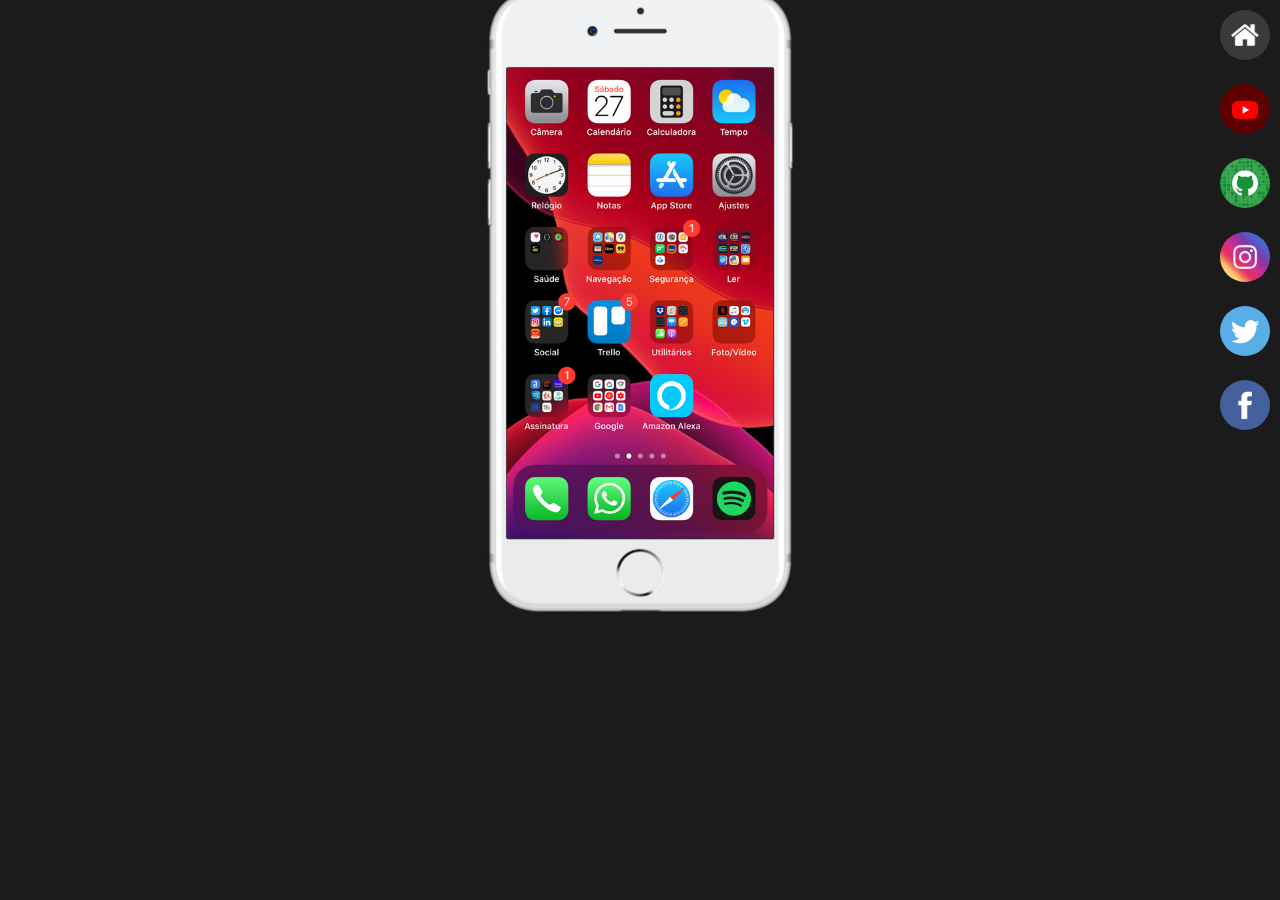
<file: index.html>
<!DOCTYPE html>
<html lang="pt-br">
<head>
    <meta charset="UTF-8">
    <meta name="viewport" content="width=device-width, initial-scale=1.0">
    <title>Projeto Redes Sociais</title>
    <link rel="shortcut icon" href="favicon.ico" type="image/x-icon">
    <link rel="stylesheet" href="style/style.css">
</head>
<body>
    <main>
        <section id="telefone">
            <iframe src="home.html" frameborder="0" name="tela" id="tela">
                O navegador não é compatível com isso...
            </iframe>               
        </section>
        <section id="redes-sociais">
            <a href="home.html" target="tela"><img src="imagens/logo-home.jpg" alt="home"></a><br>
            <a href="youtube.html" target="tela"><img src="imagens/logo-youtube.jpg" alt="YouTube"></a><br>
            <a href="github.html" target="tela"><img src="imagens/logo-github.jpg" alt="GitHub"></a><br>
            <a href="instagram.html" target="tela"><img src="imagens/logo-instagram.jpg" alt="Instagram"></a><br>
            <a href="twitter.html" target="tela"><img src="imagens/logo-twitter.jpg" alt="Twitter"></a><br>
            <a href="facebook.html" target="tela"><img src="imagens/logo-facebook.jpg" alt="Facebook"></a>
        </section>
    </main>
</body>
</html>
</file>
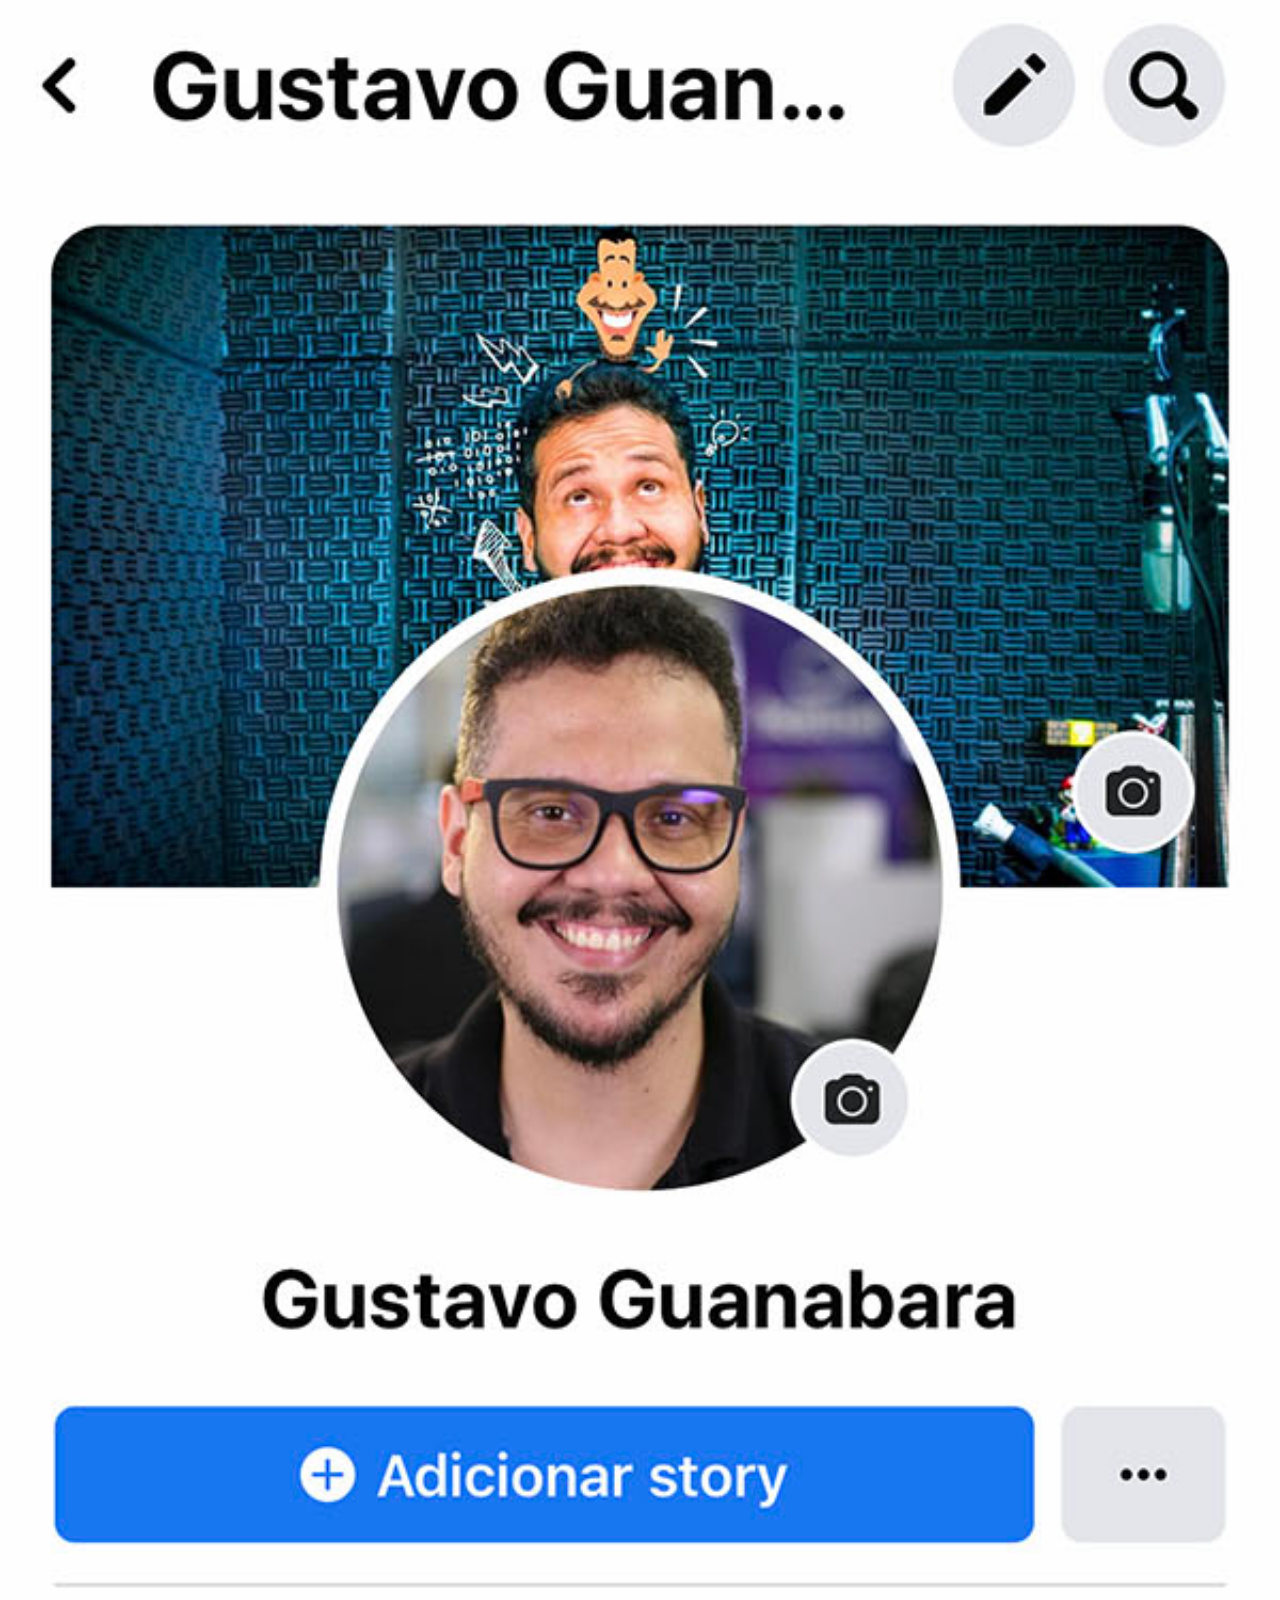
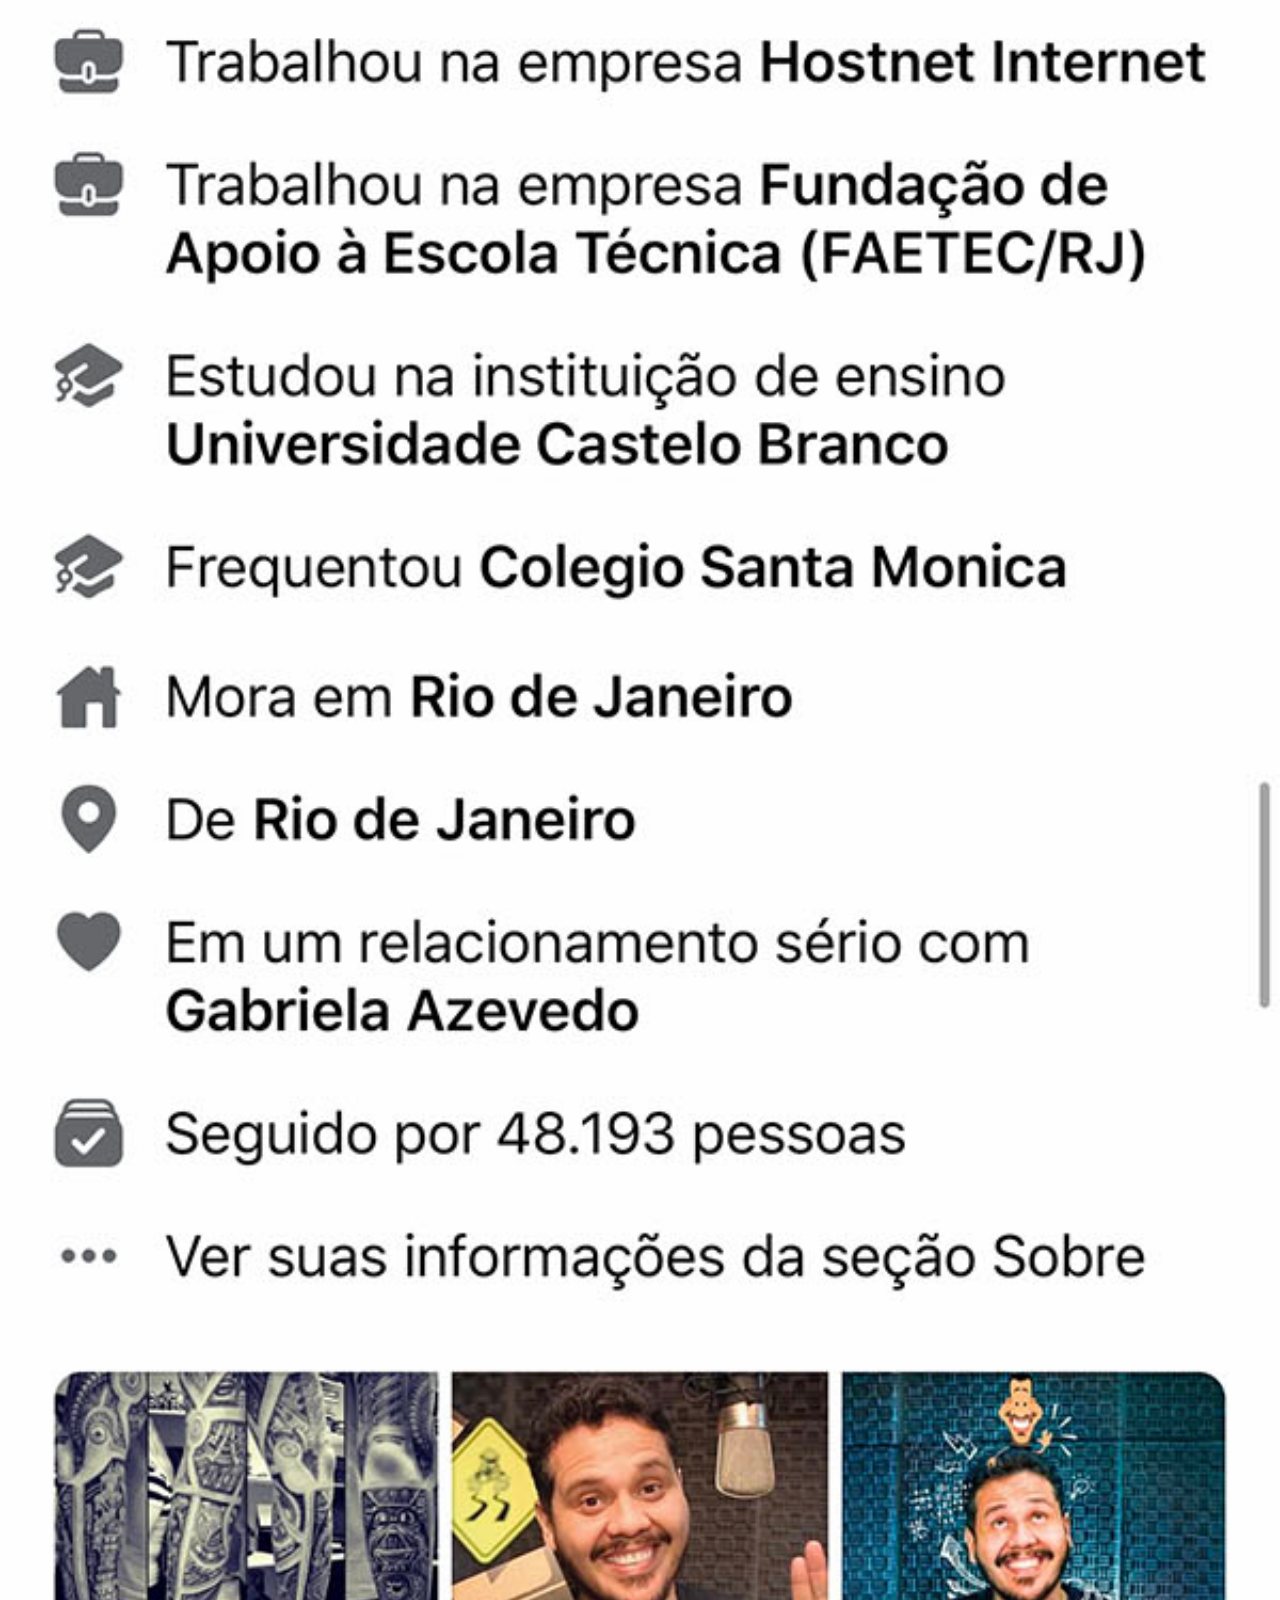
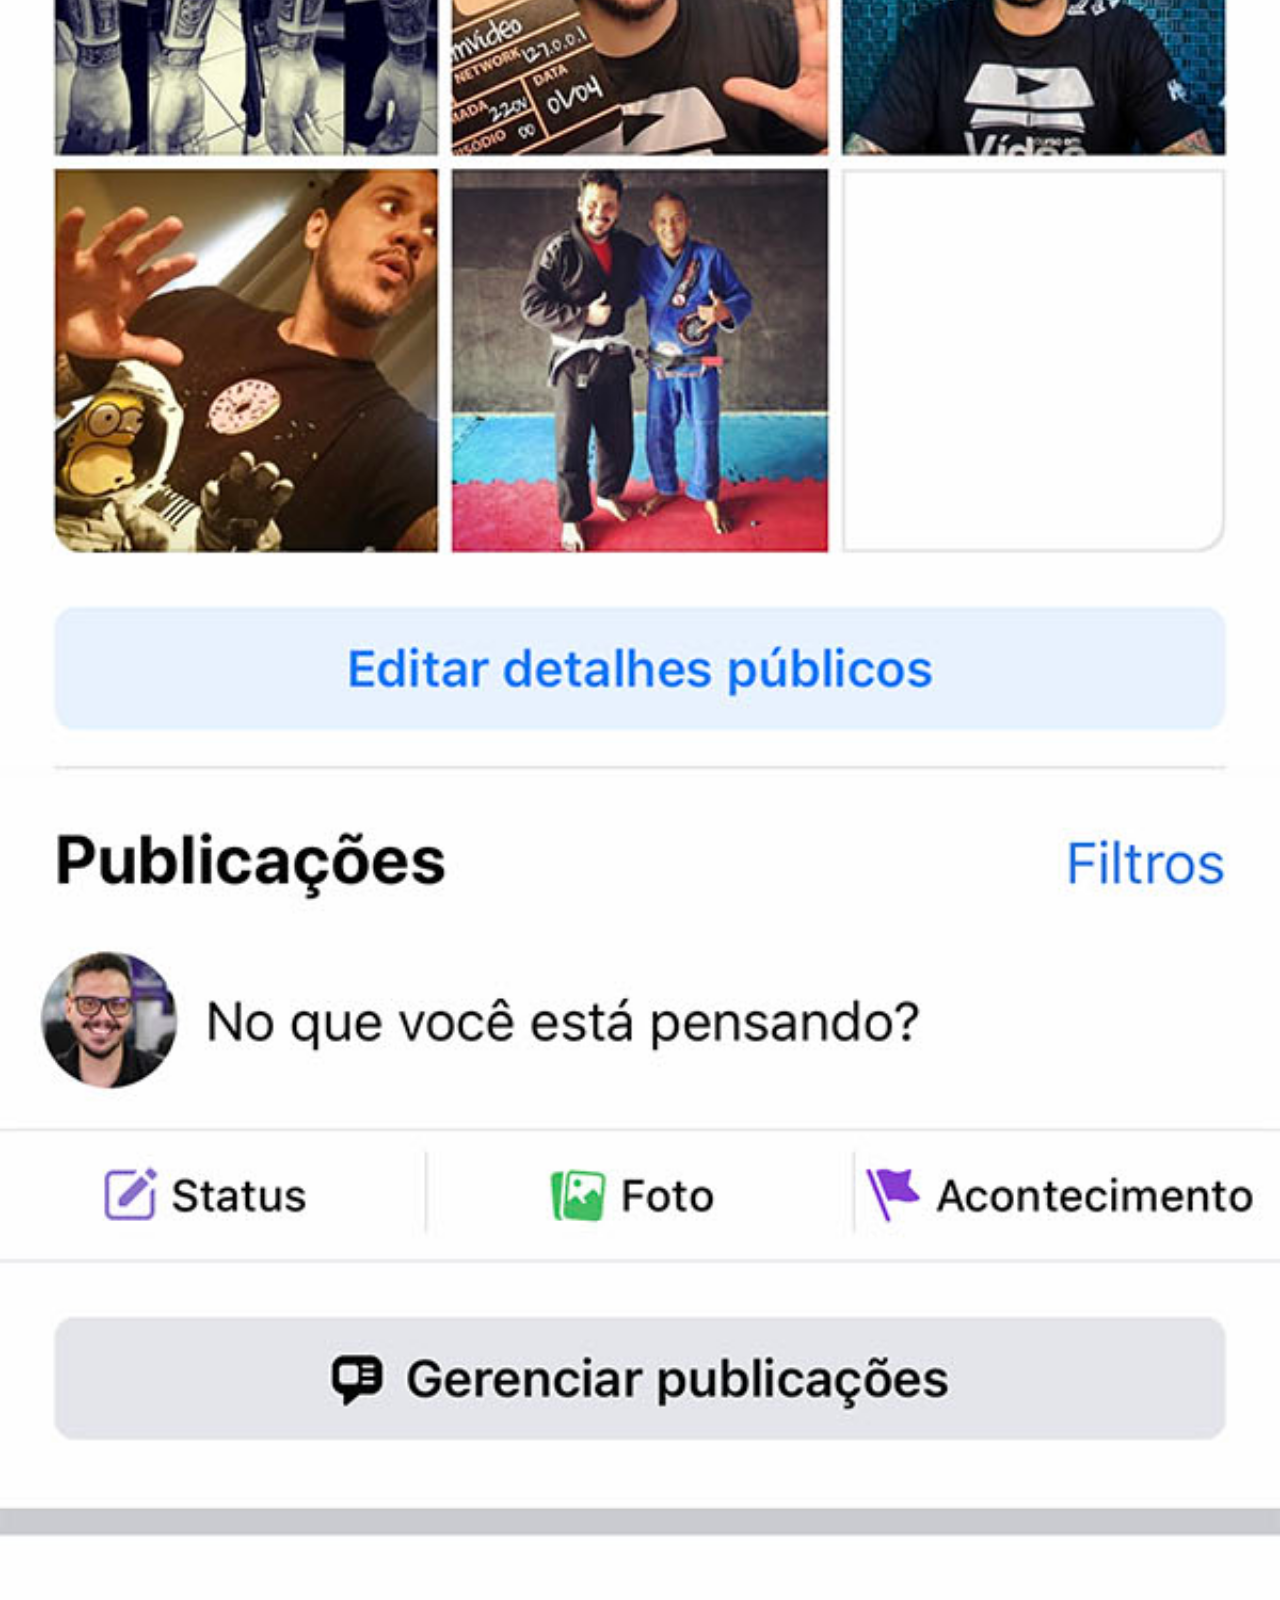
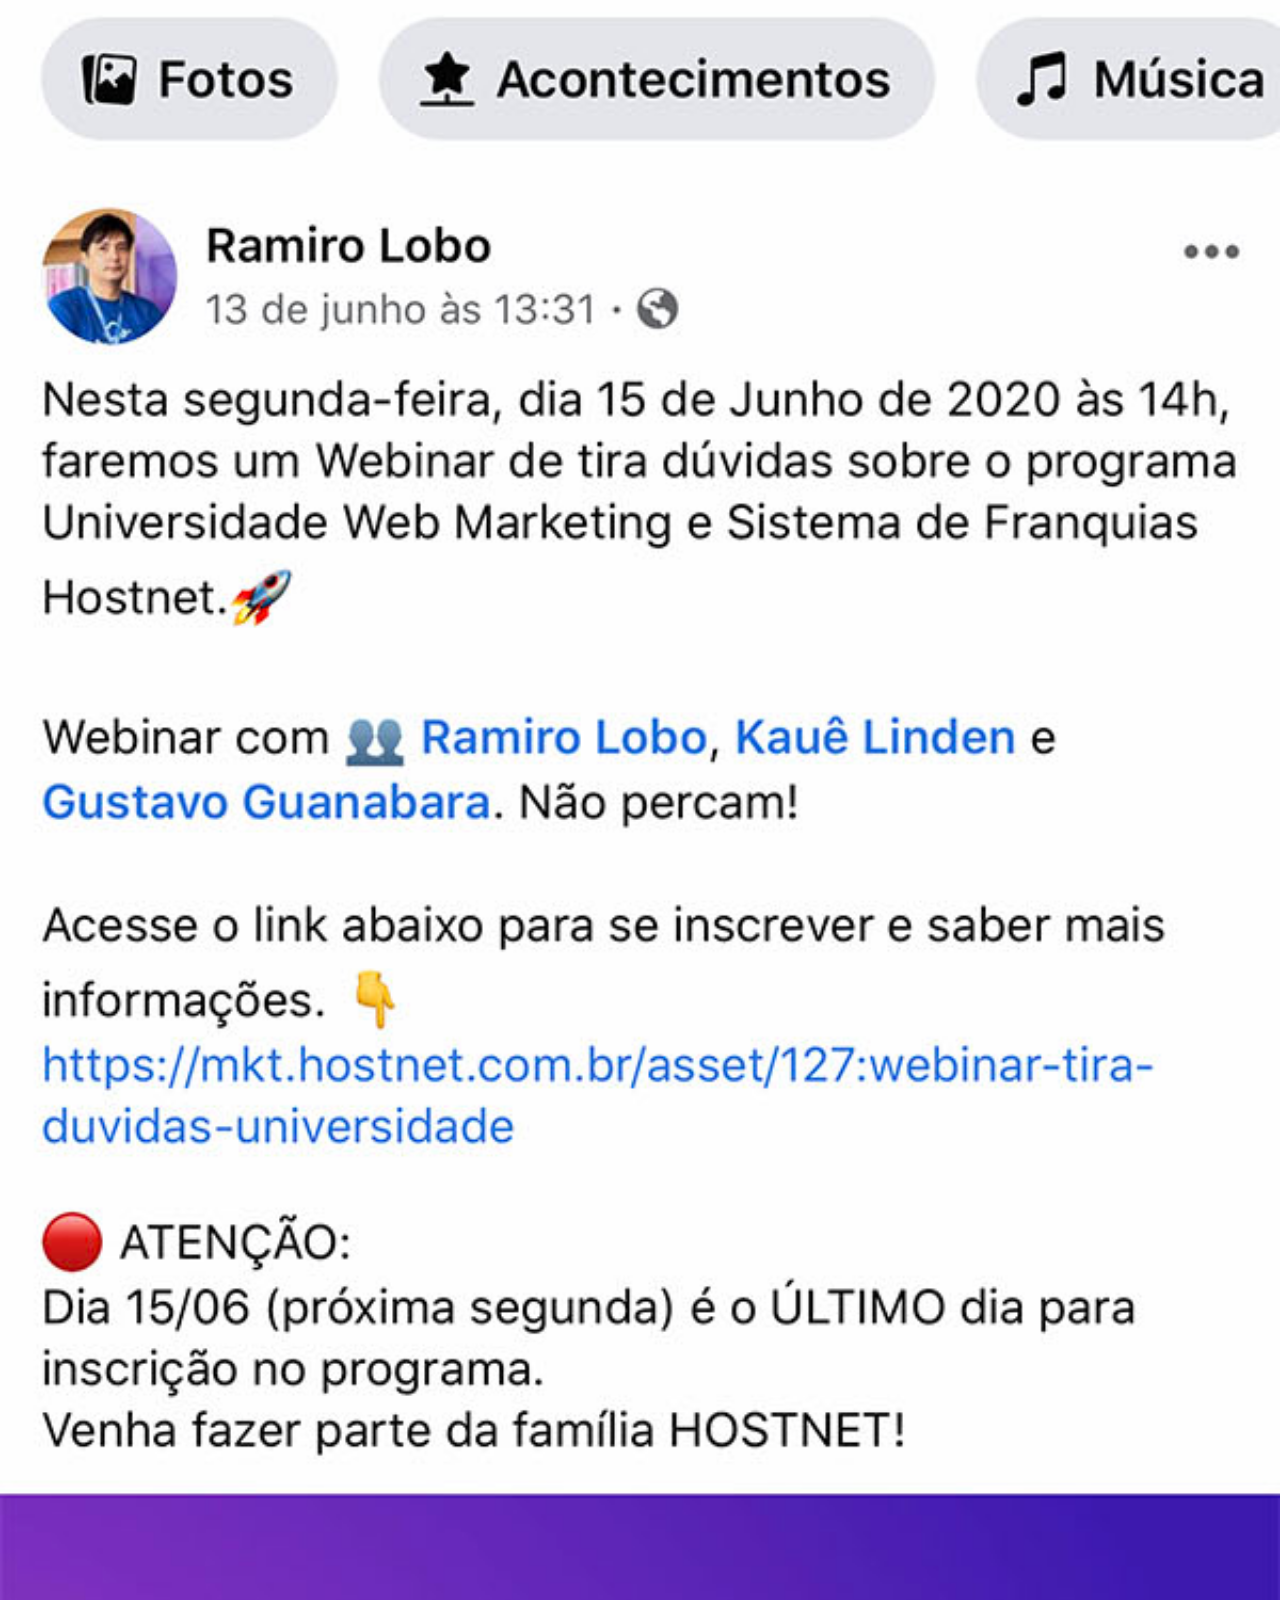
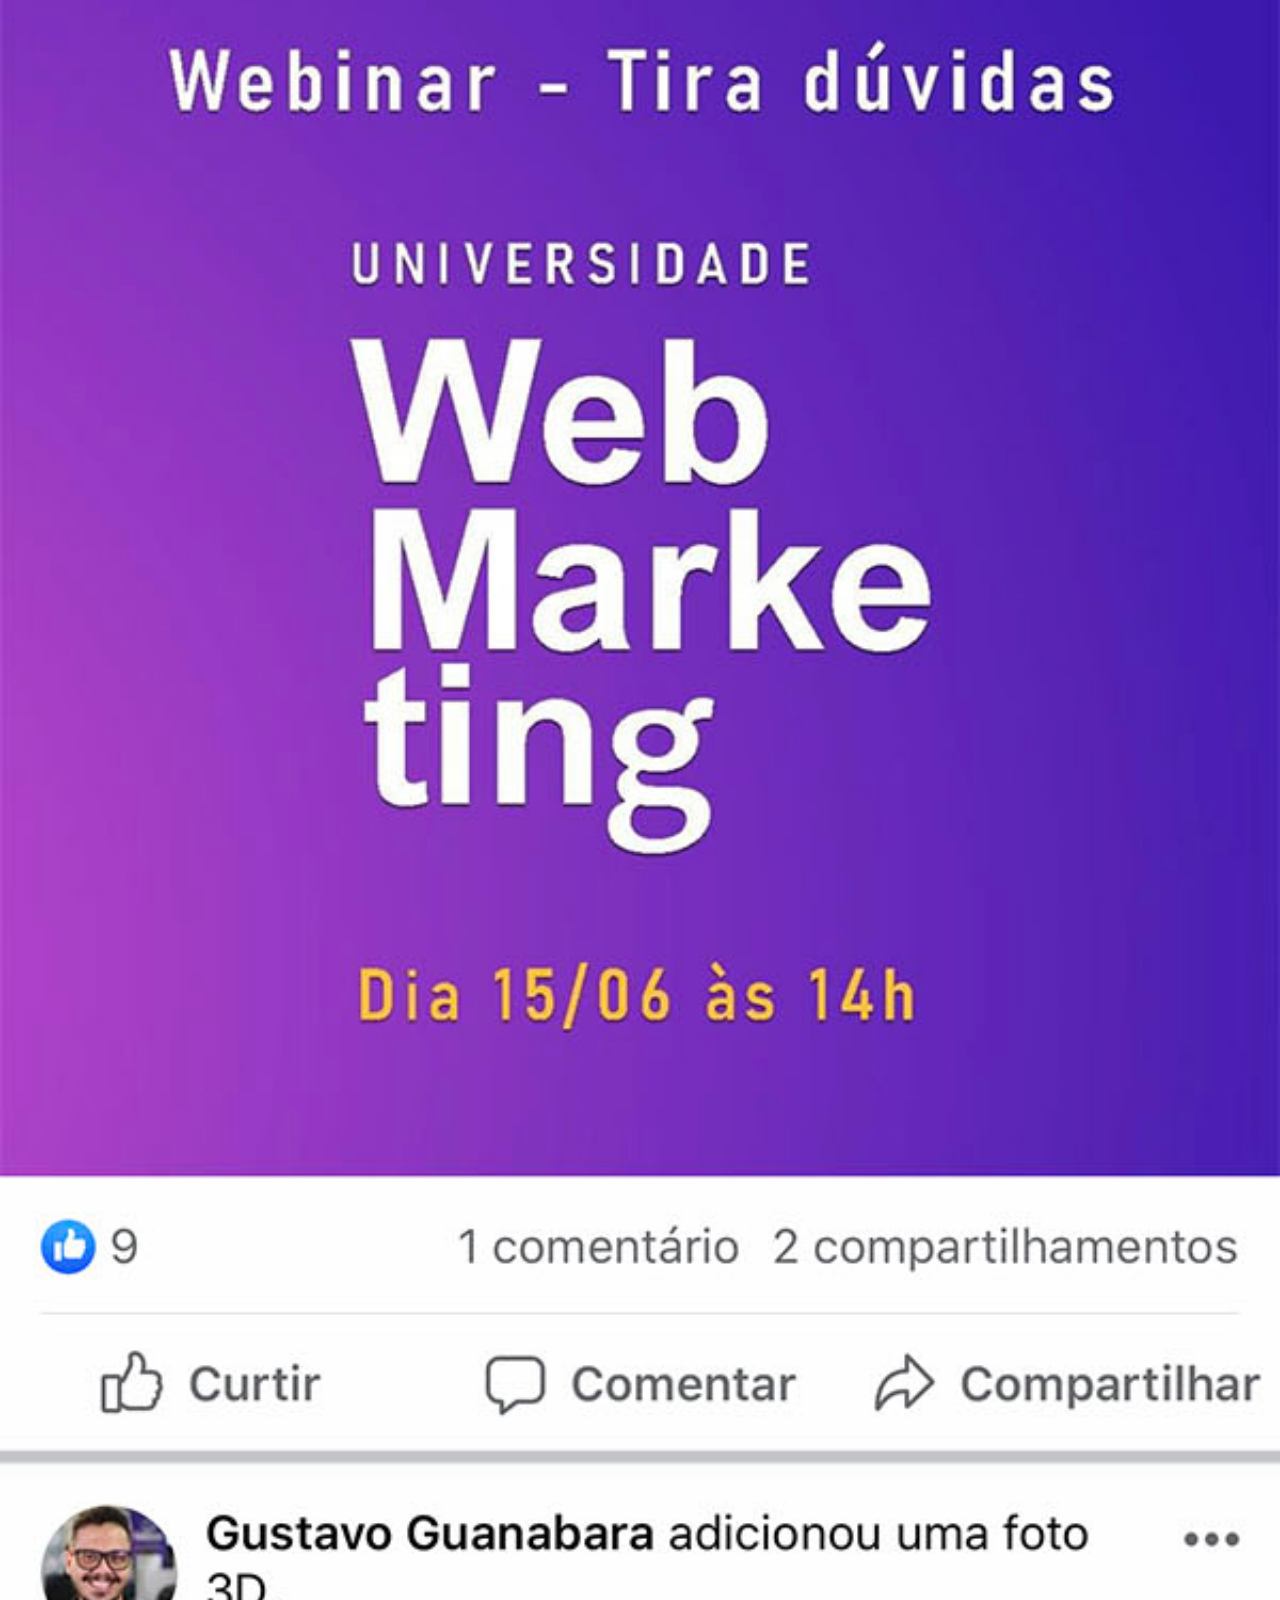
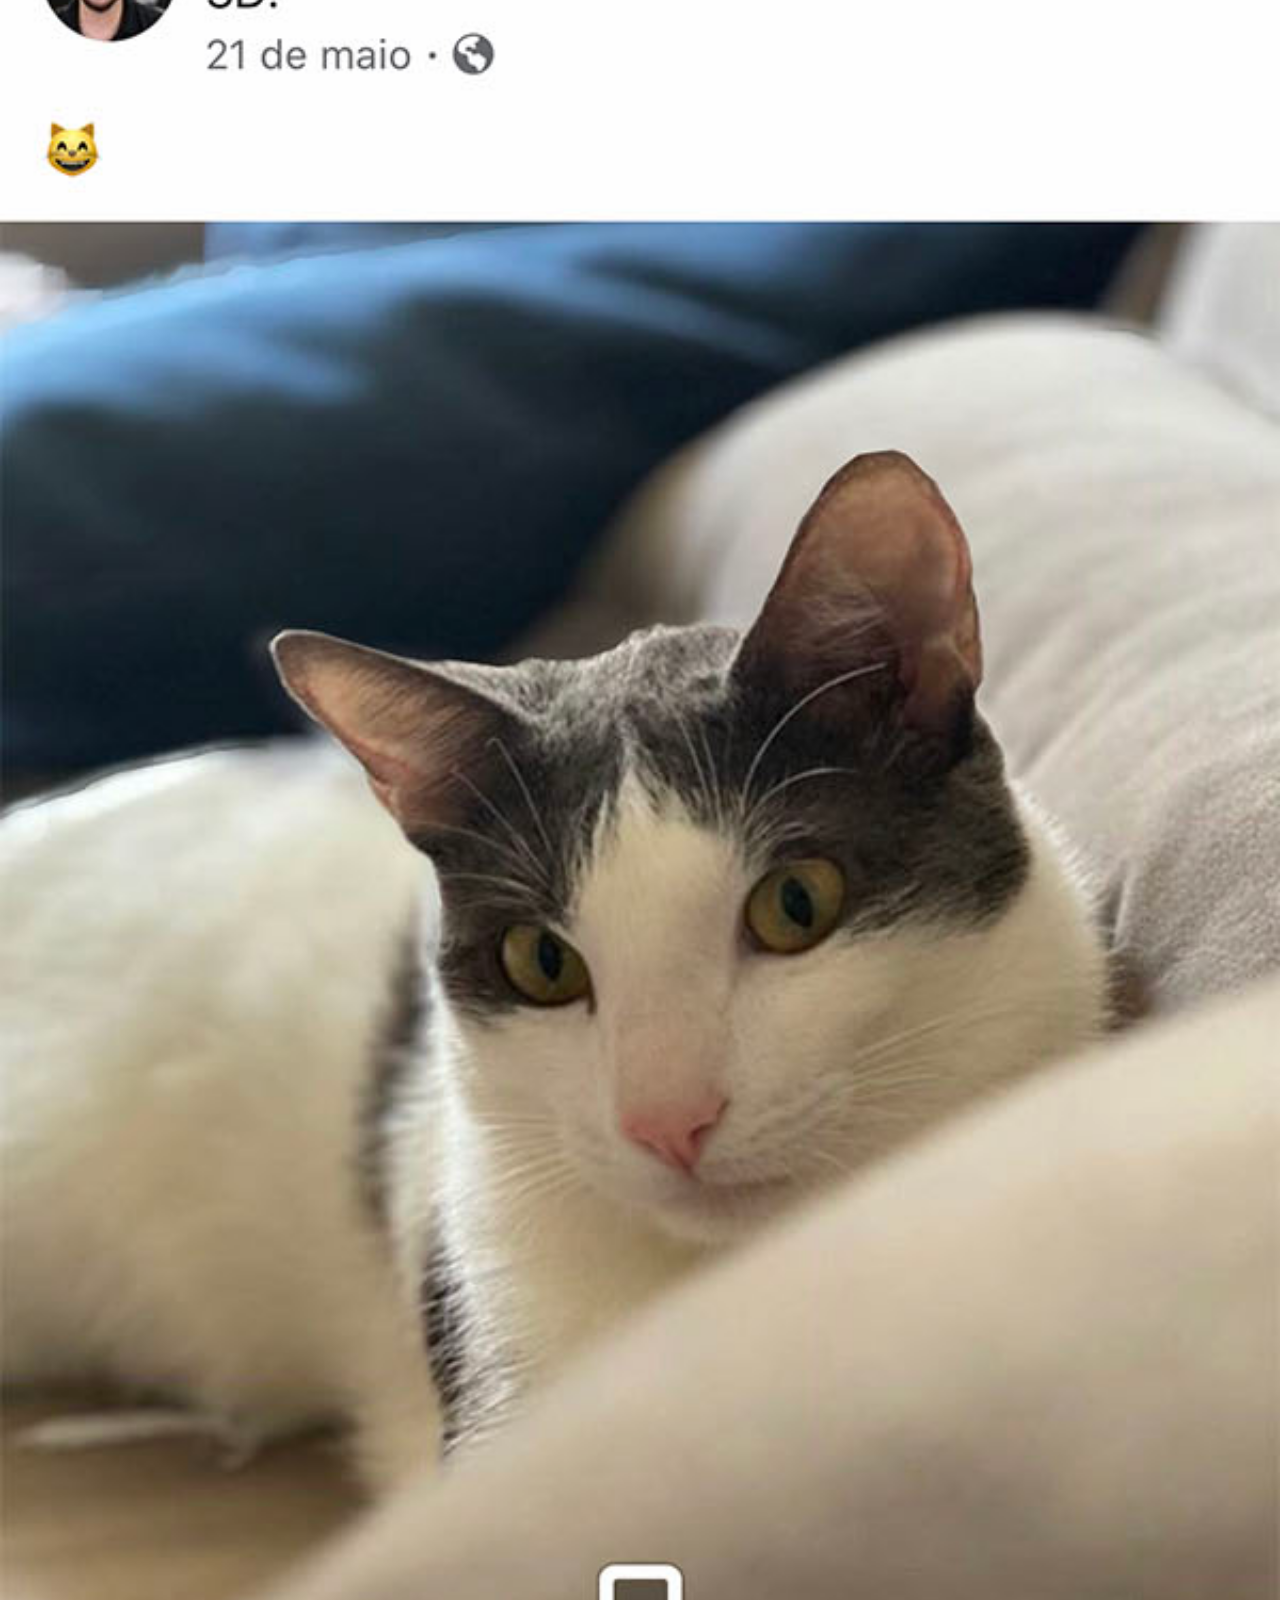
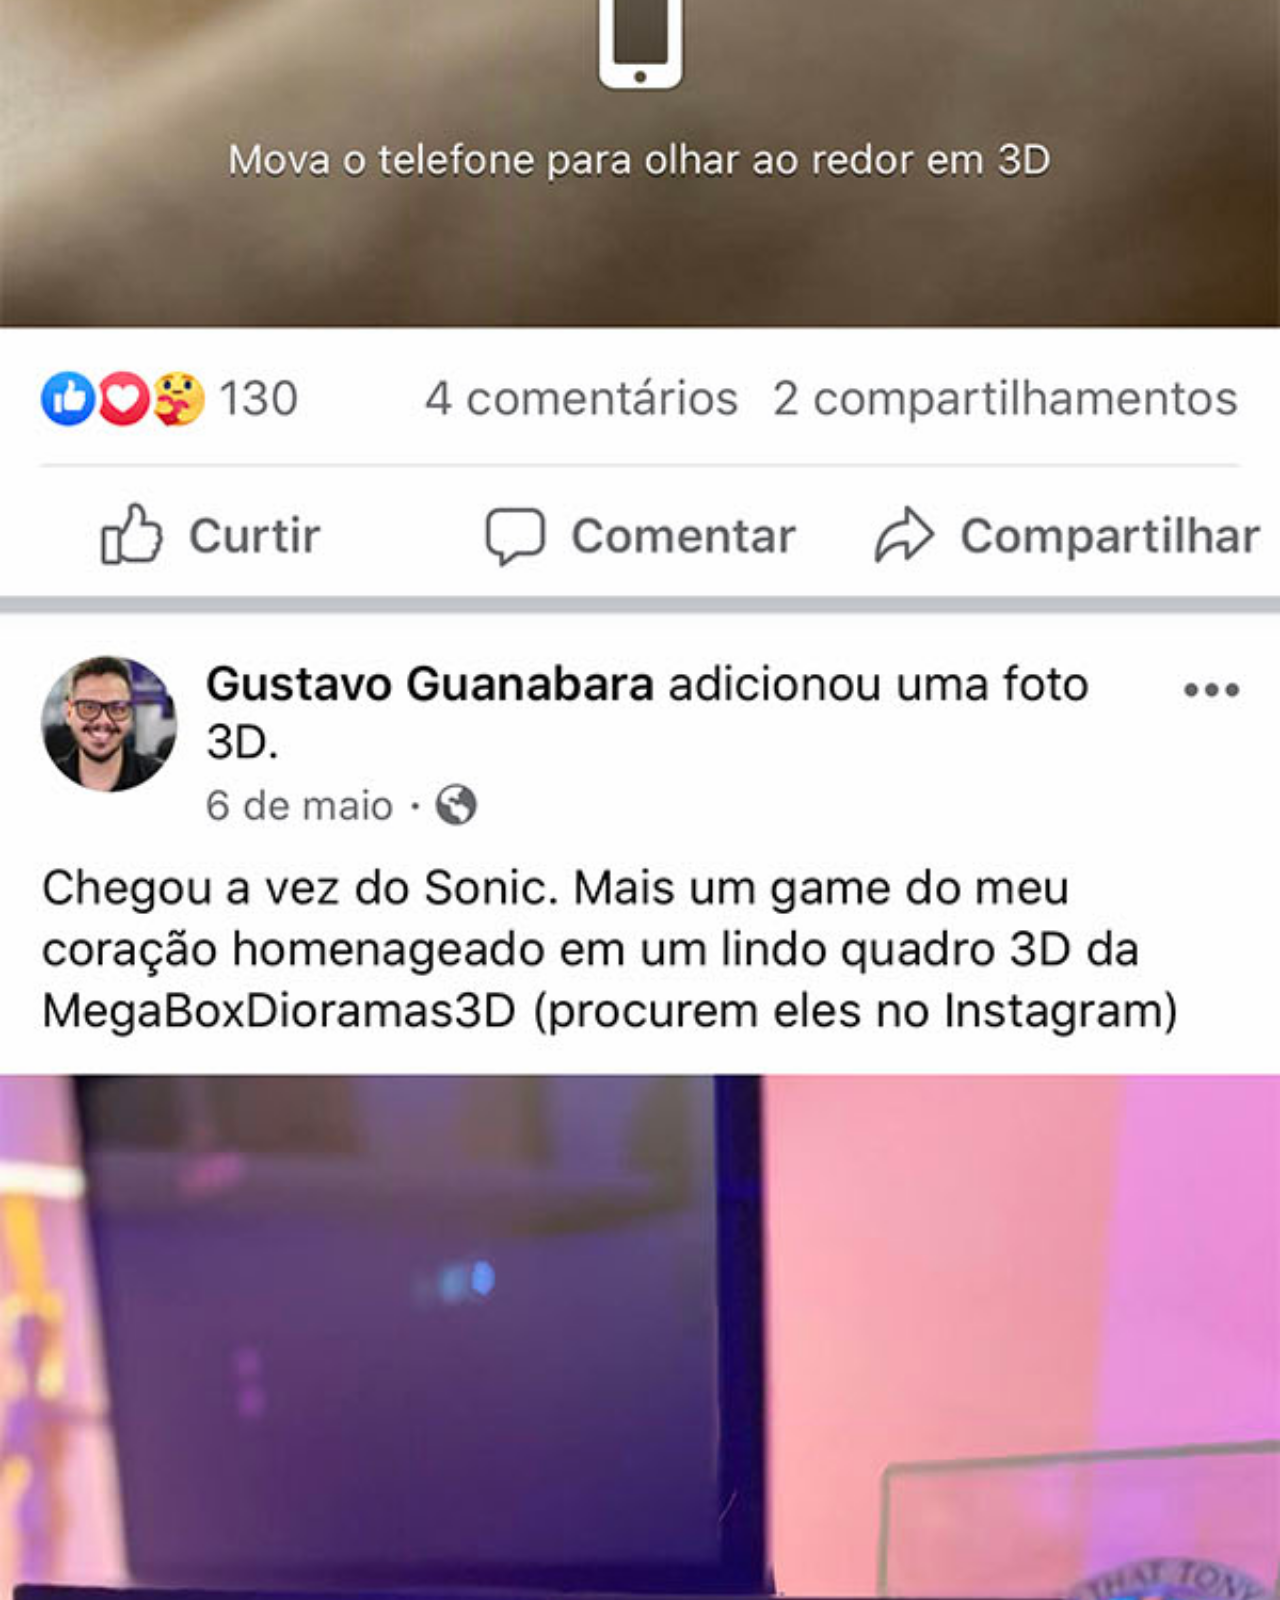
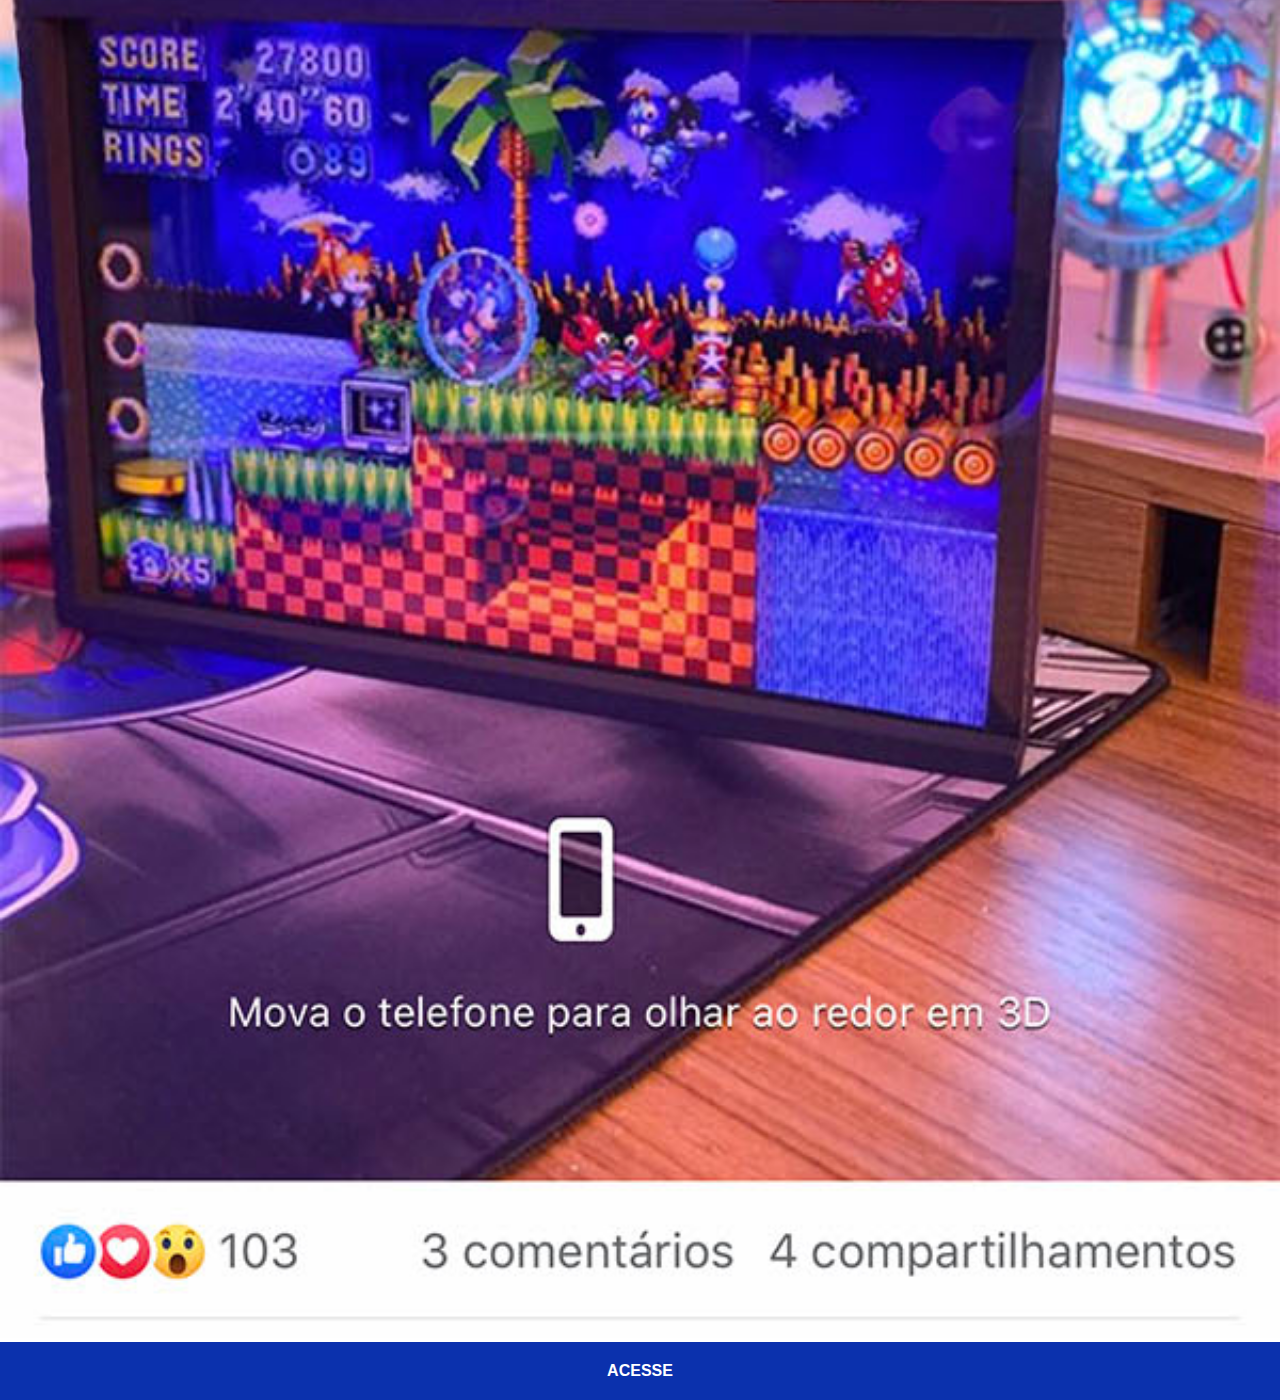
<file: facebook.html>
<!DOCTYPE html>
<html lang="pt-br">
<head>
    <meta charset="UTF-8">
    <meta name="viewport" content="width=device-width, initial-scale=1.0">
    <title>Facebook</title>
    <link rel="stylesheet" href="style/social.css">
</head>
<body>
    <img src="imagens/tela-facebook.jpg" alt="Facebook">
    <a href="https://www.facebook.com/gustavoguanabara/?locale=pt_BR" target="_blank">ACESSE</a>
</body>
</html>
</file>
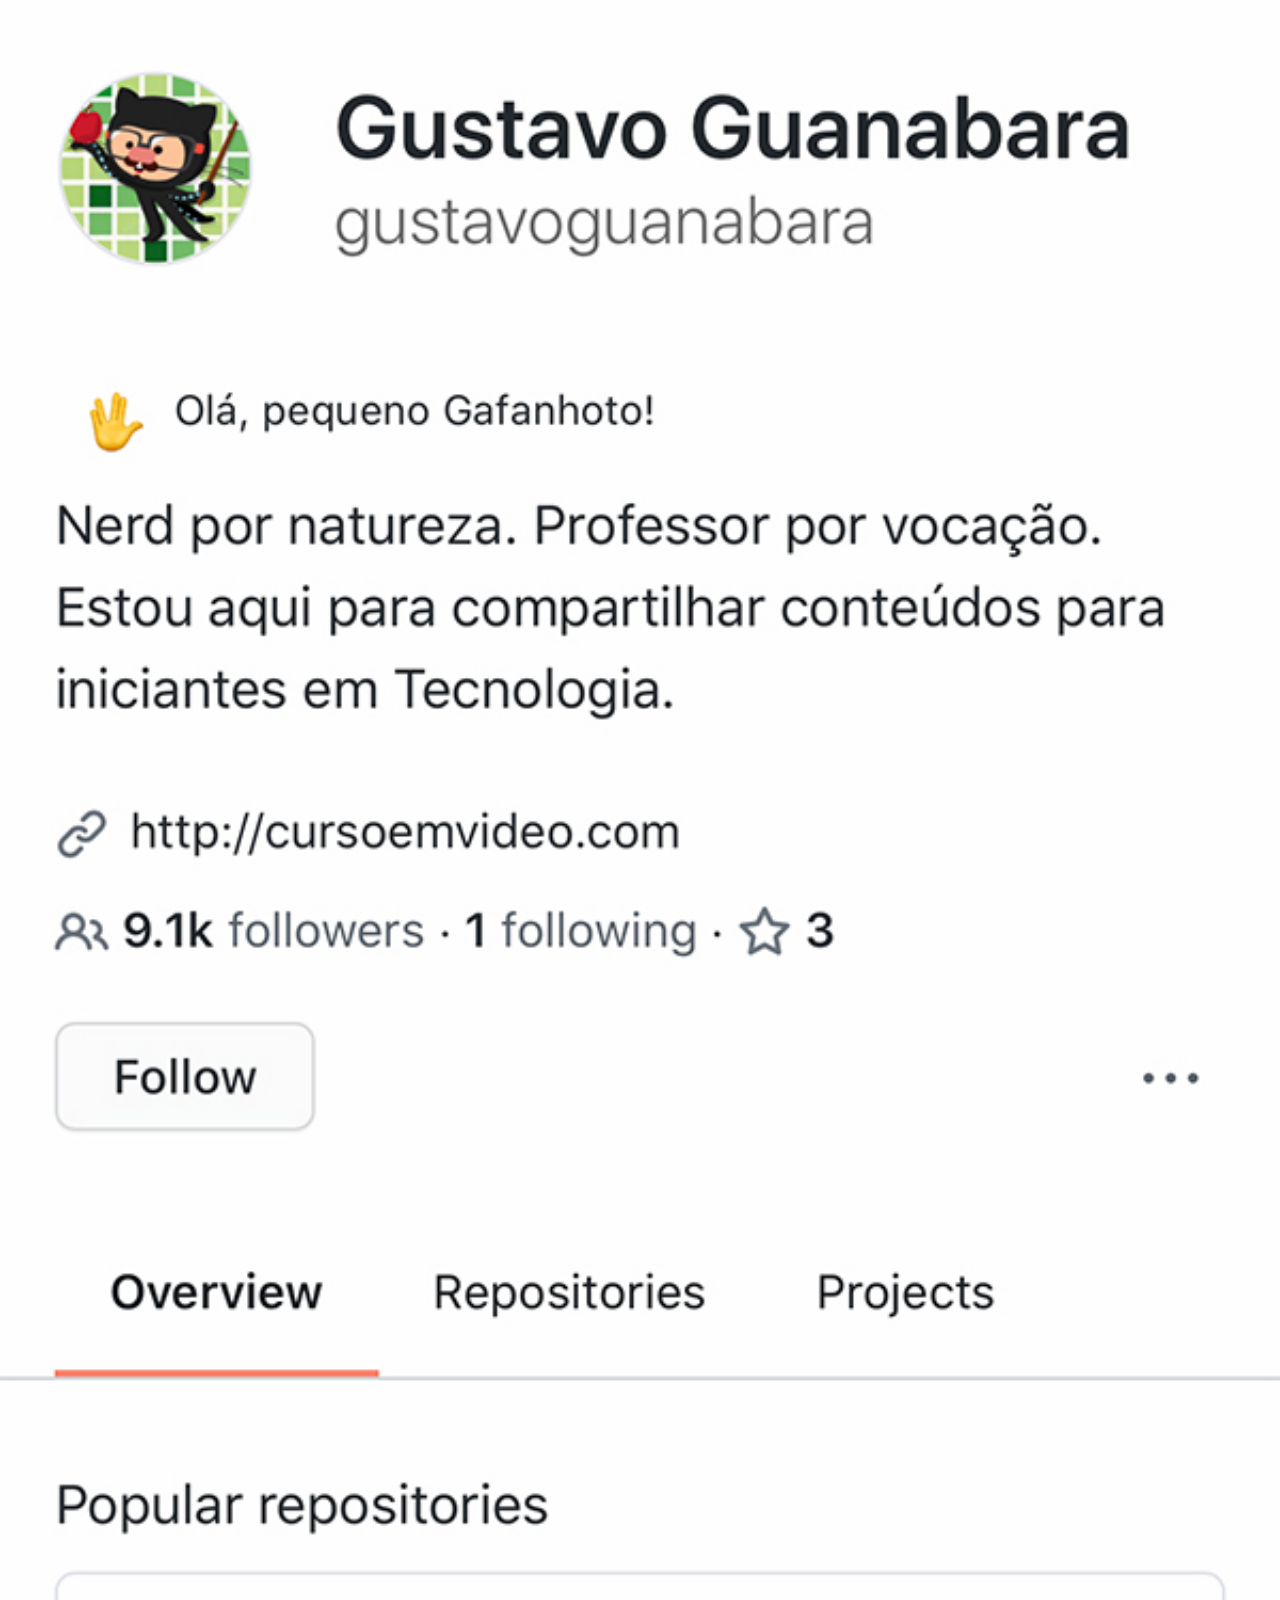
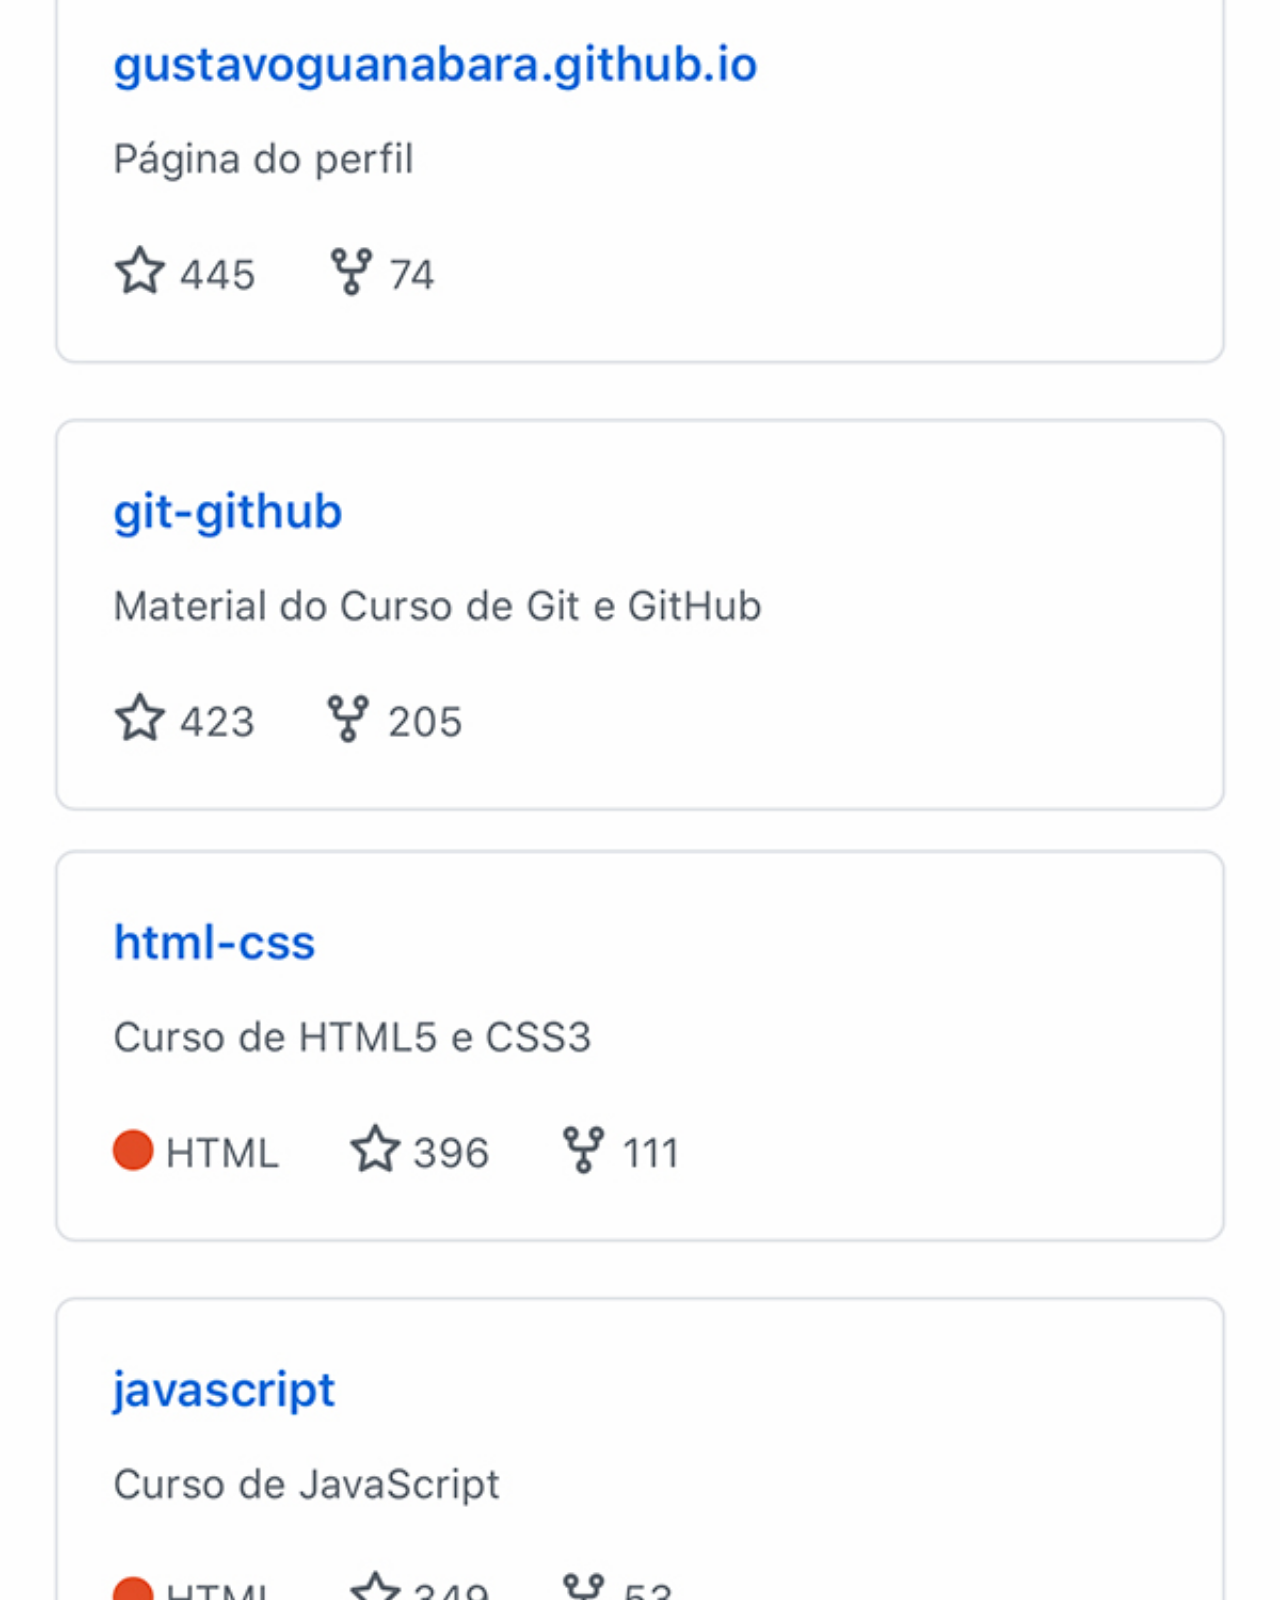
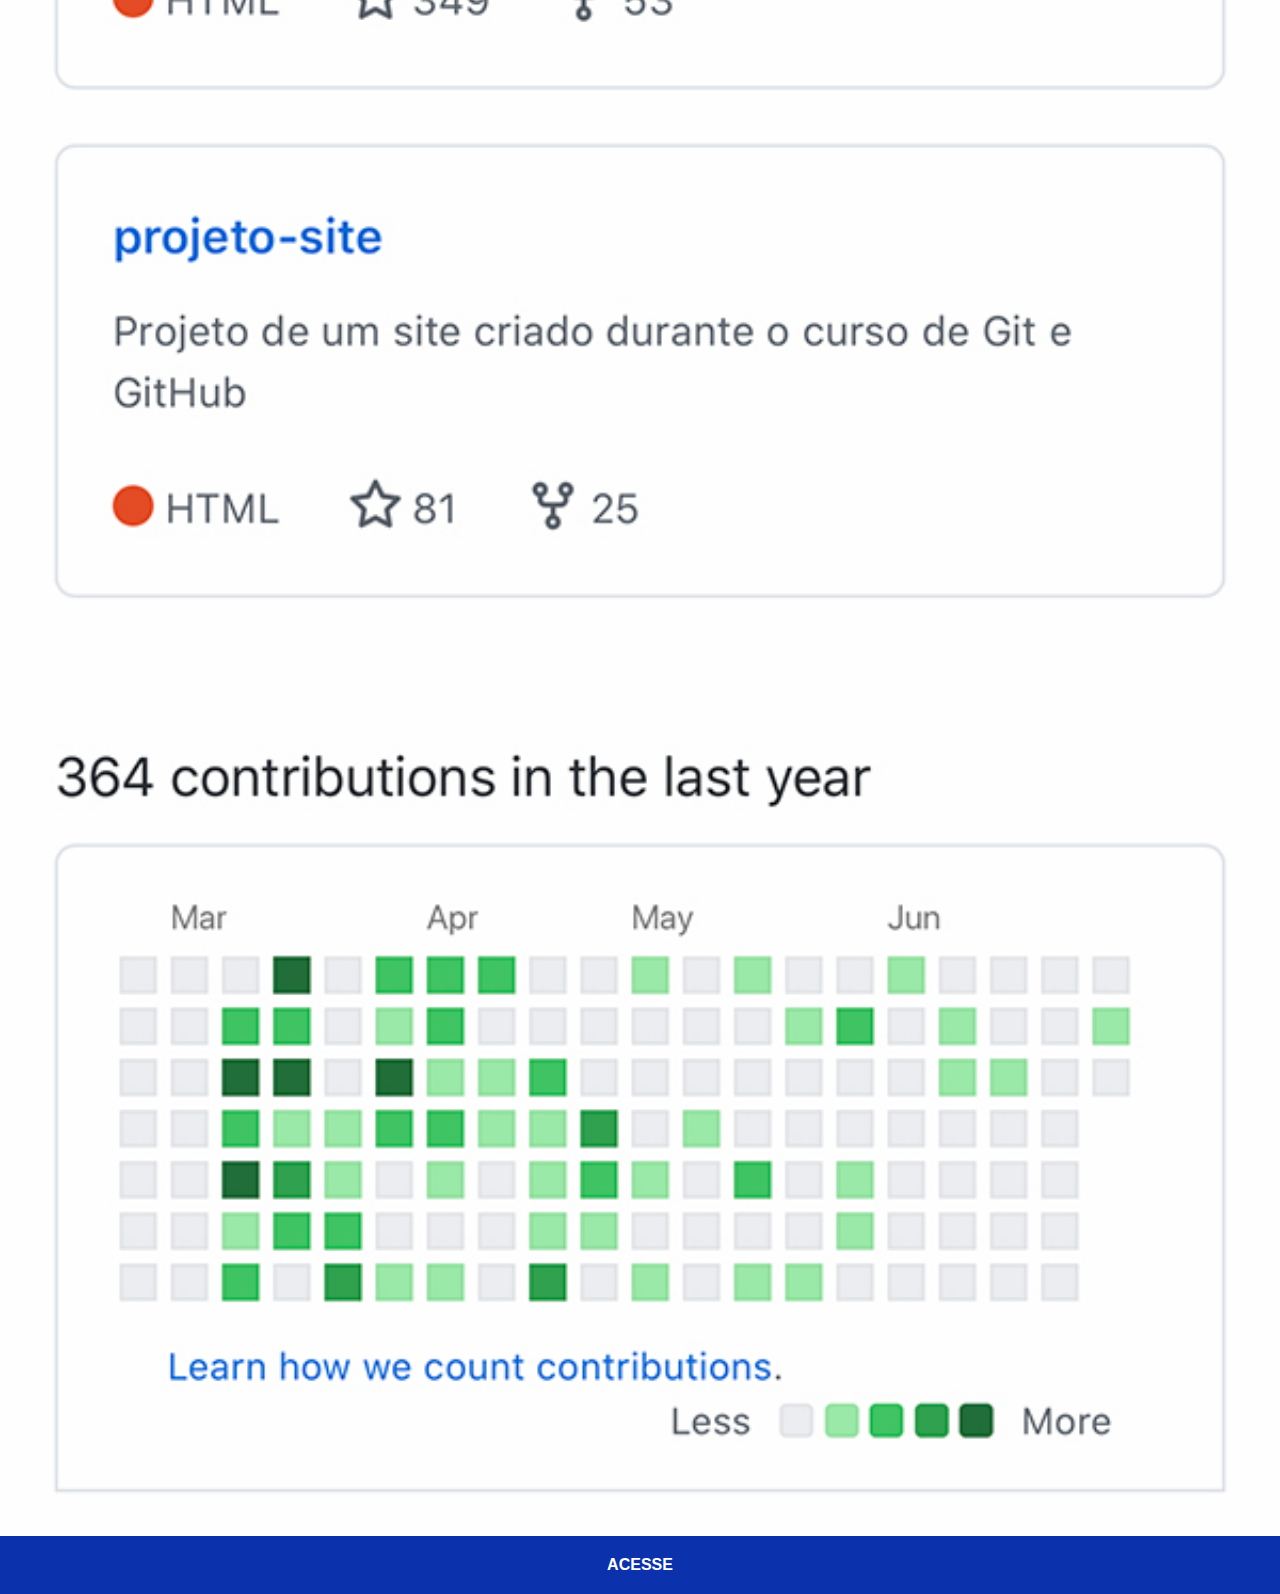
<file: github.html>
<!DOCTYPE html>
<html lang="pt-br">
<head>
    <meta charset="UTF-8">
    <meta name="viewport" content="width=device-width, initial-scale=1.0">
    <title>GitHub</title>
    <link rel="stylesheet" href="style/social.css">
</head>
<body>
    <img src="imagens/tela-github.jpg" alt="GitHub">
    <a href="https://github.com/gustavoguanabara/html-css" target="_blank">ACESSE</a>
</body>
</html>
</file>
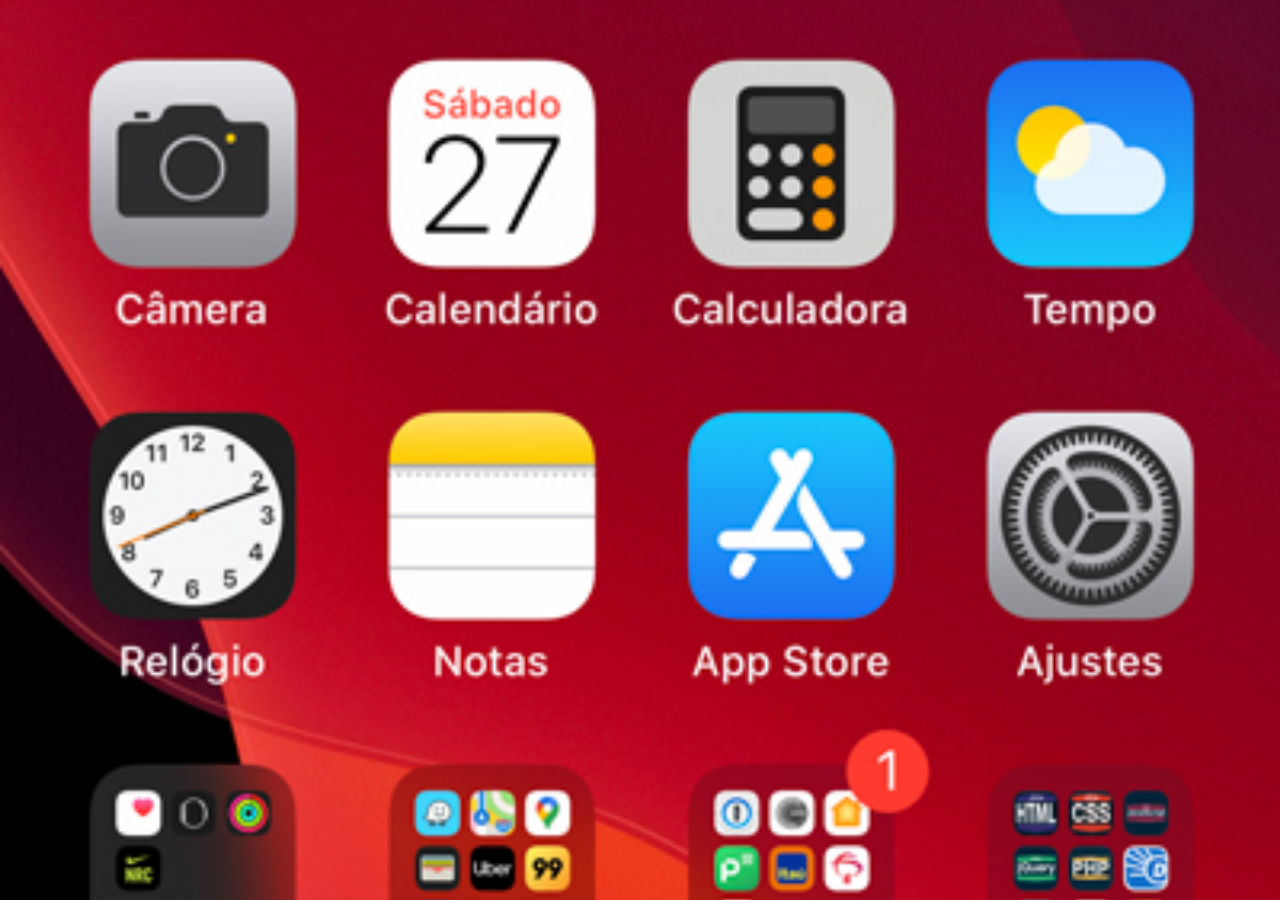
<file: home.html>
<!DOCTYPE html>
<html lang="pt-br">
<head>
    <meta charset="UTF-8">
    <meta name="viewport" content="width=device-width, initial-scale=1.0">
    <title>Home</title>
    <style>
        * {
            margin: 0;
            padding: 0;
        }

        body {
            width: 100vw;
            height: 100vh;
            background: black url('imagens/tela-home.jpg') no-repeat top center;
            background-size: cover;
        }
    </style>
</head>
<body>
    
</body>
</html>
</file>
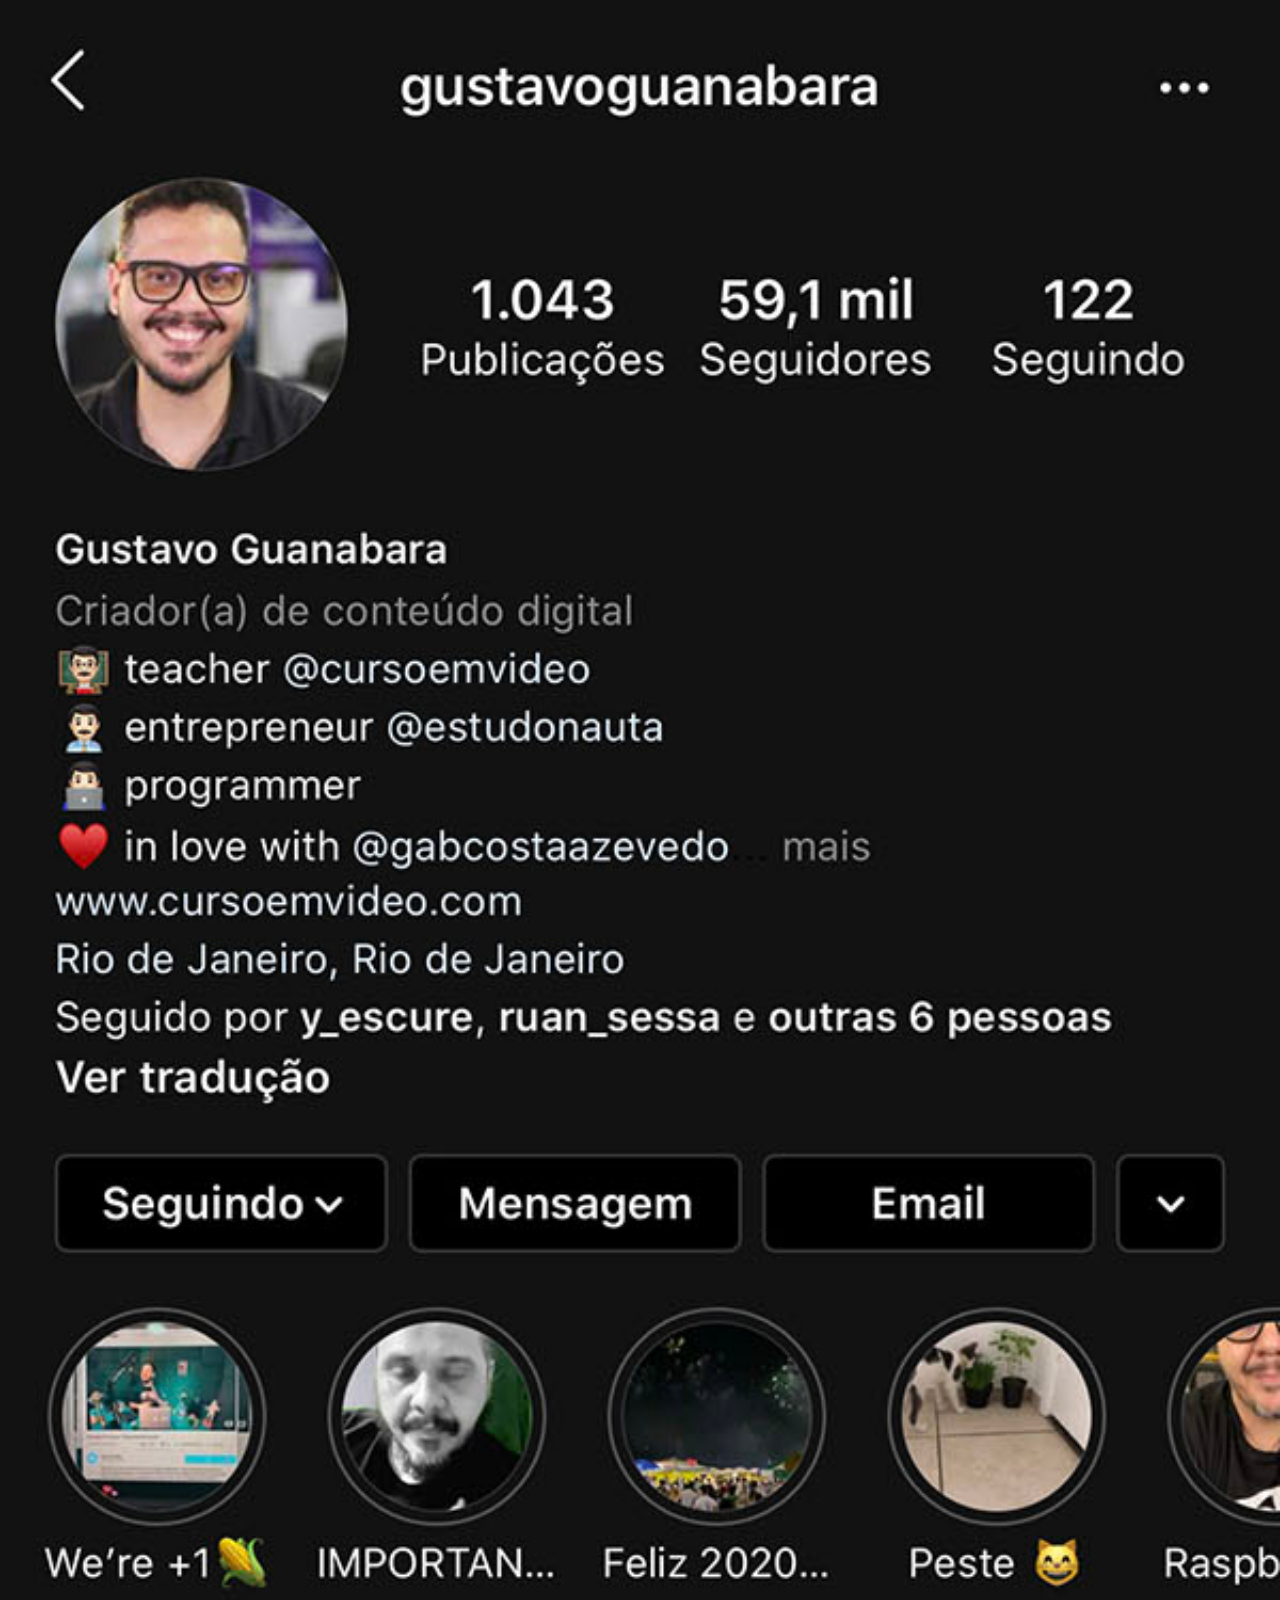
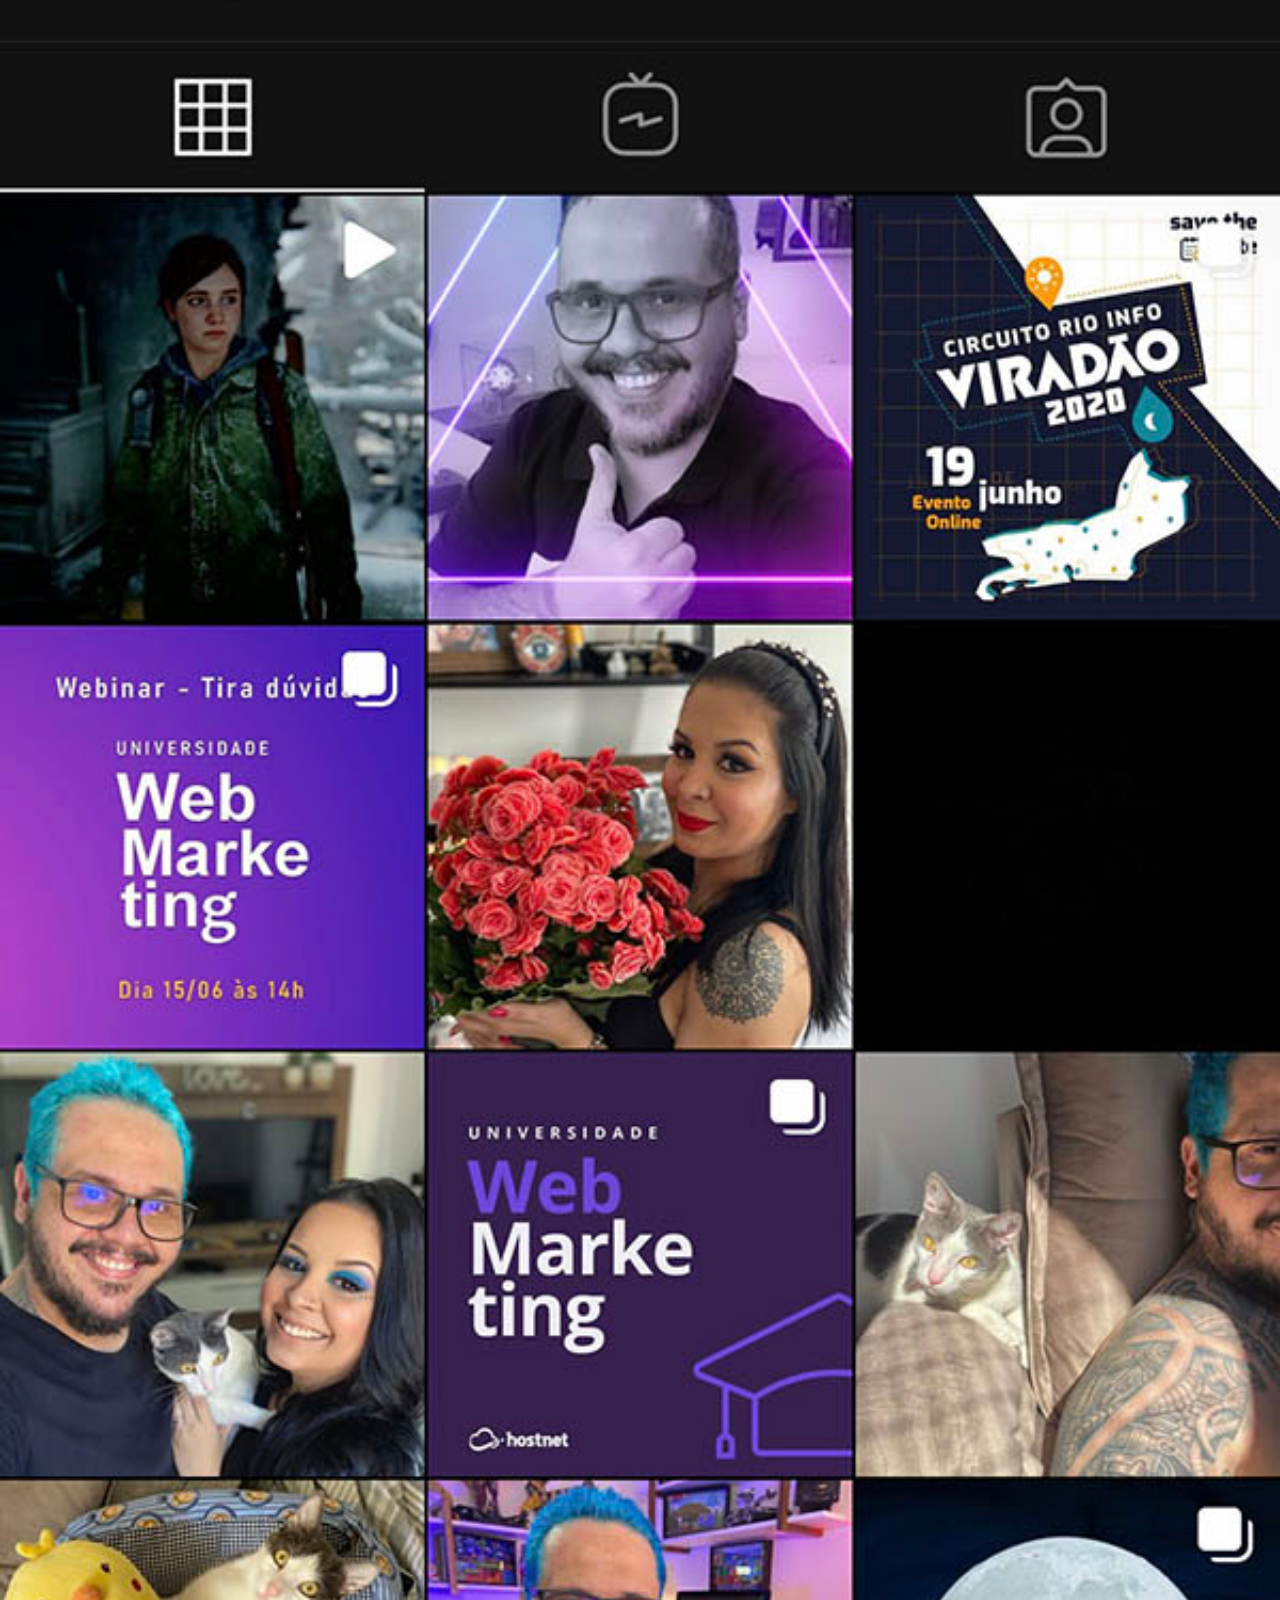
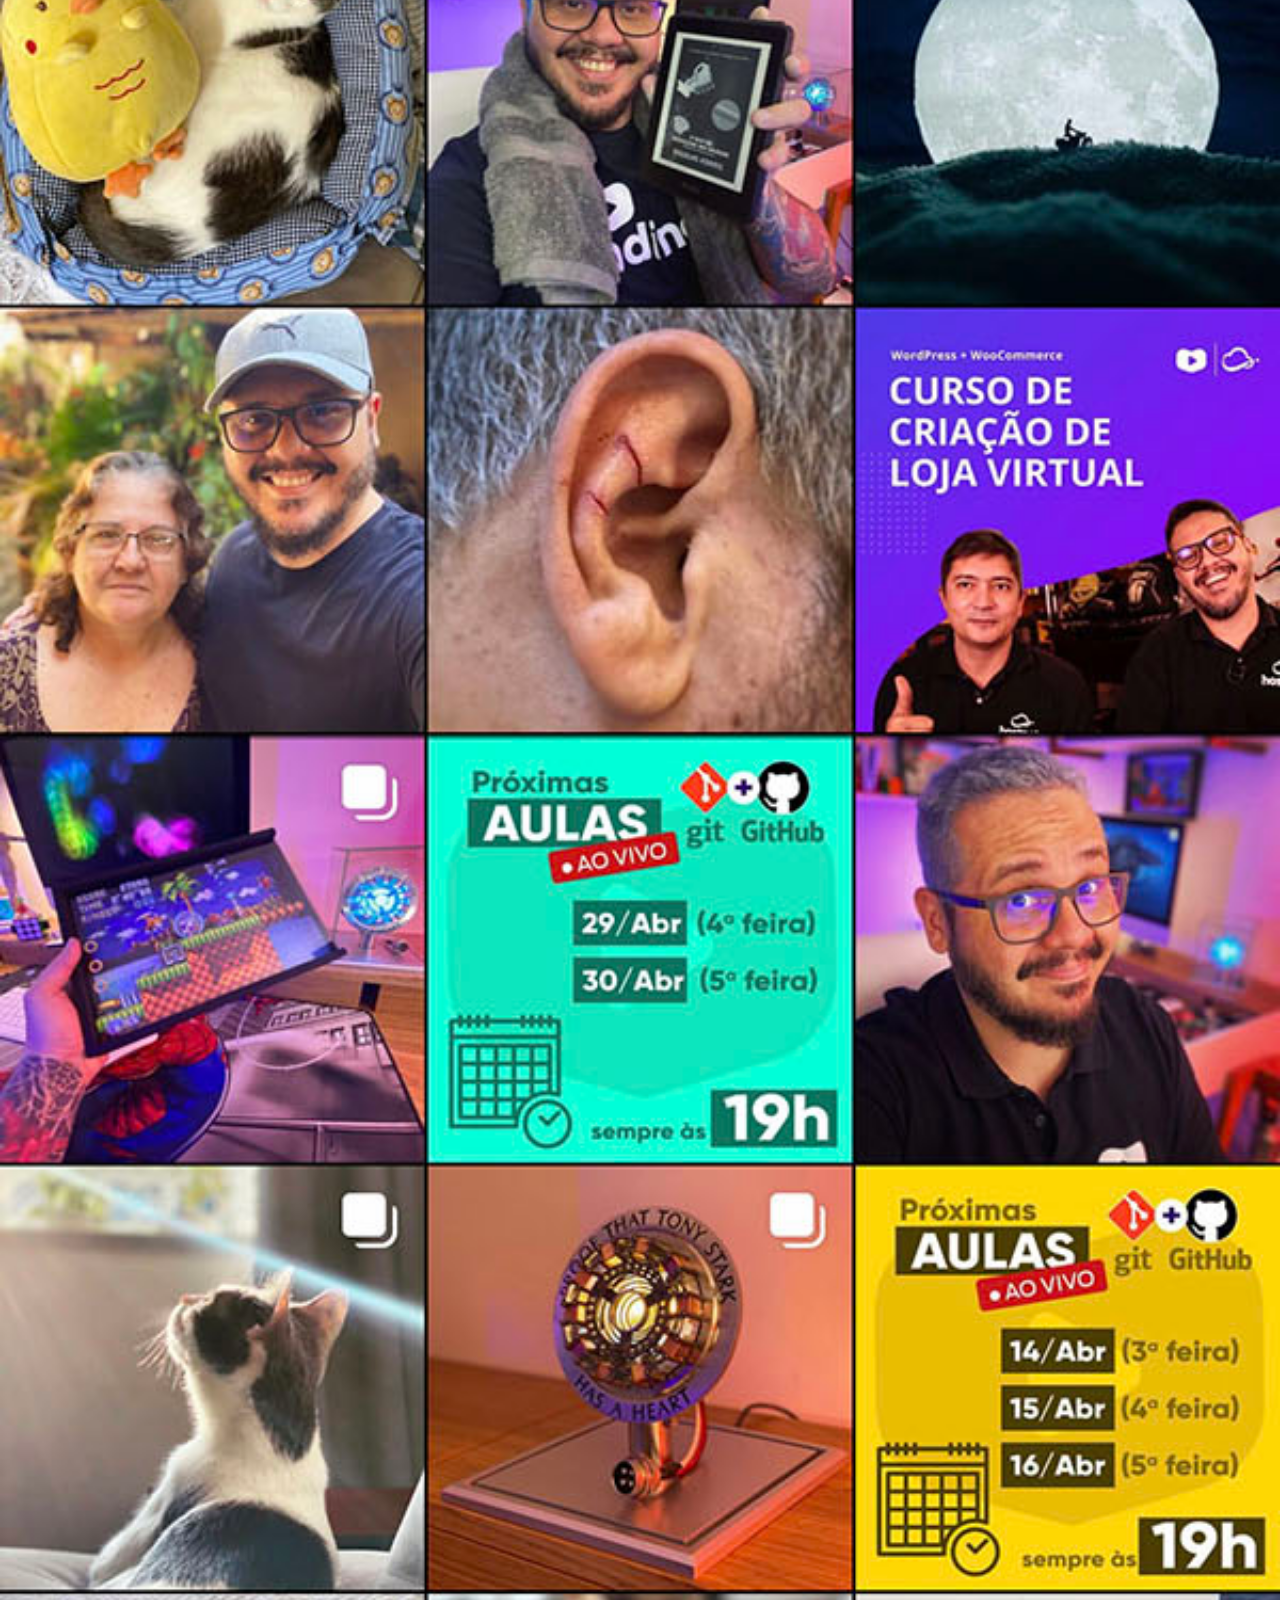
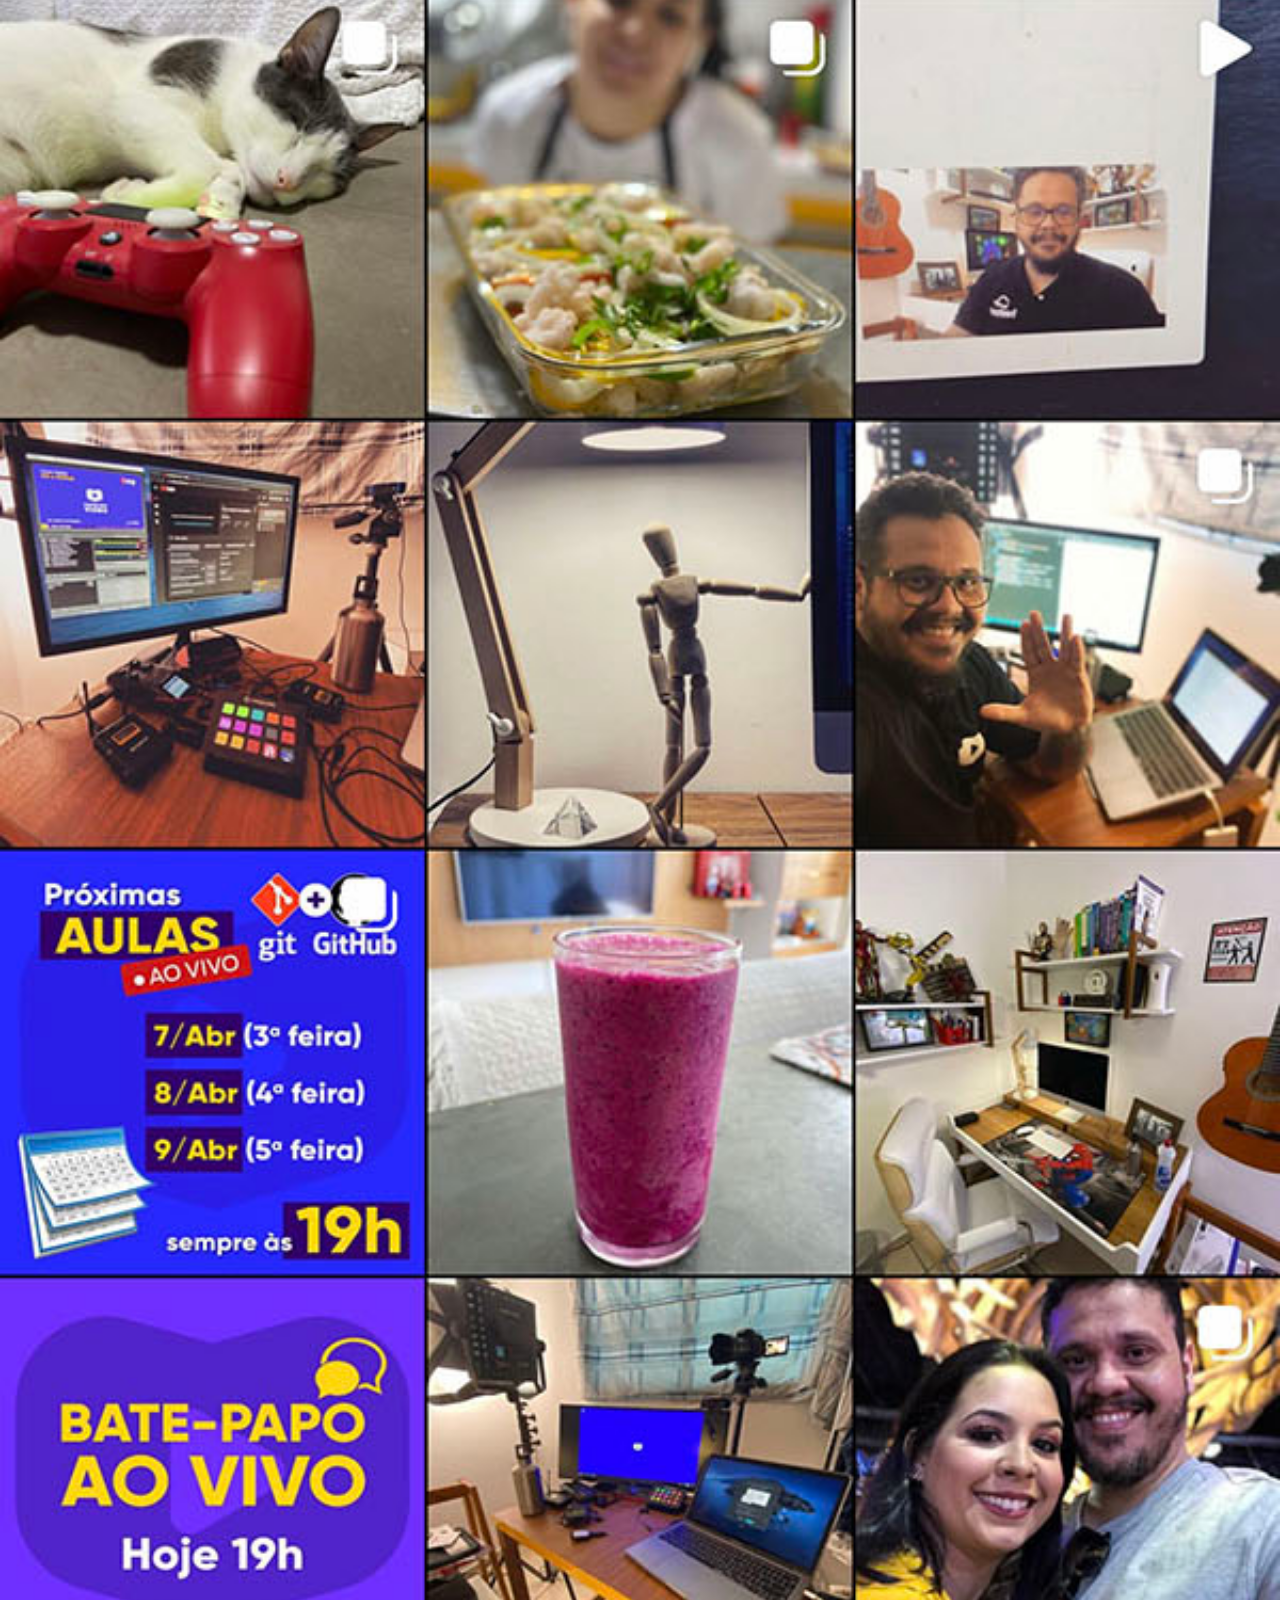
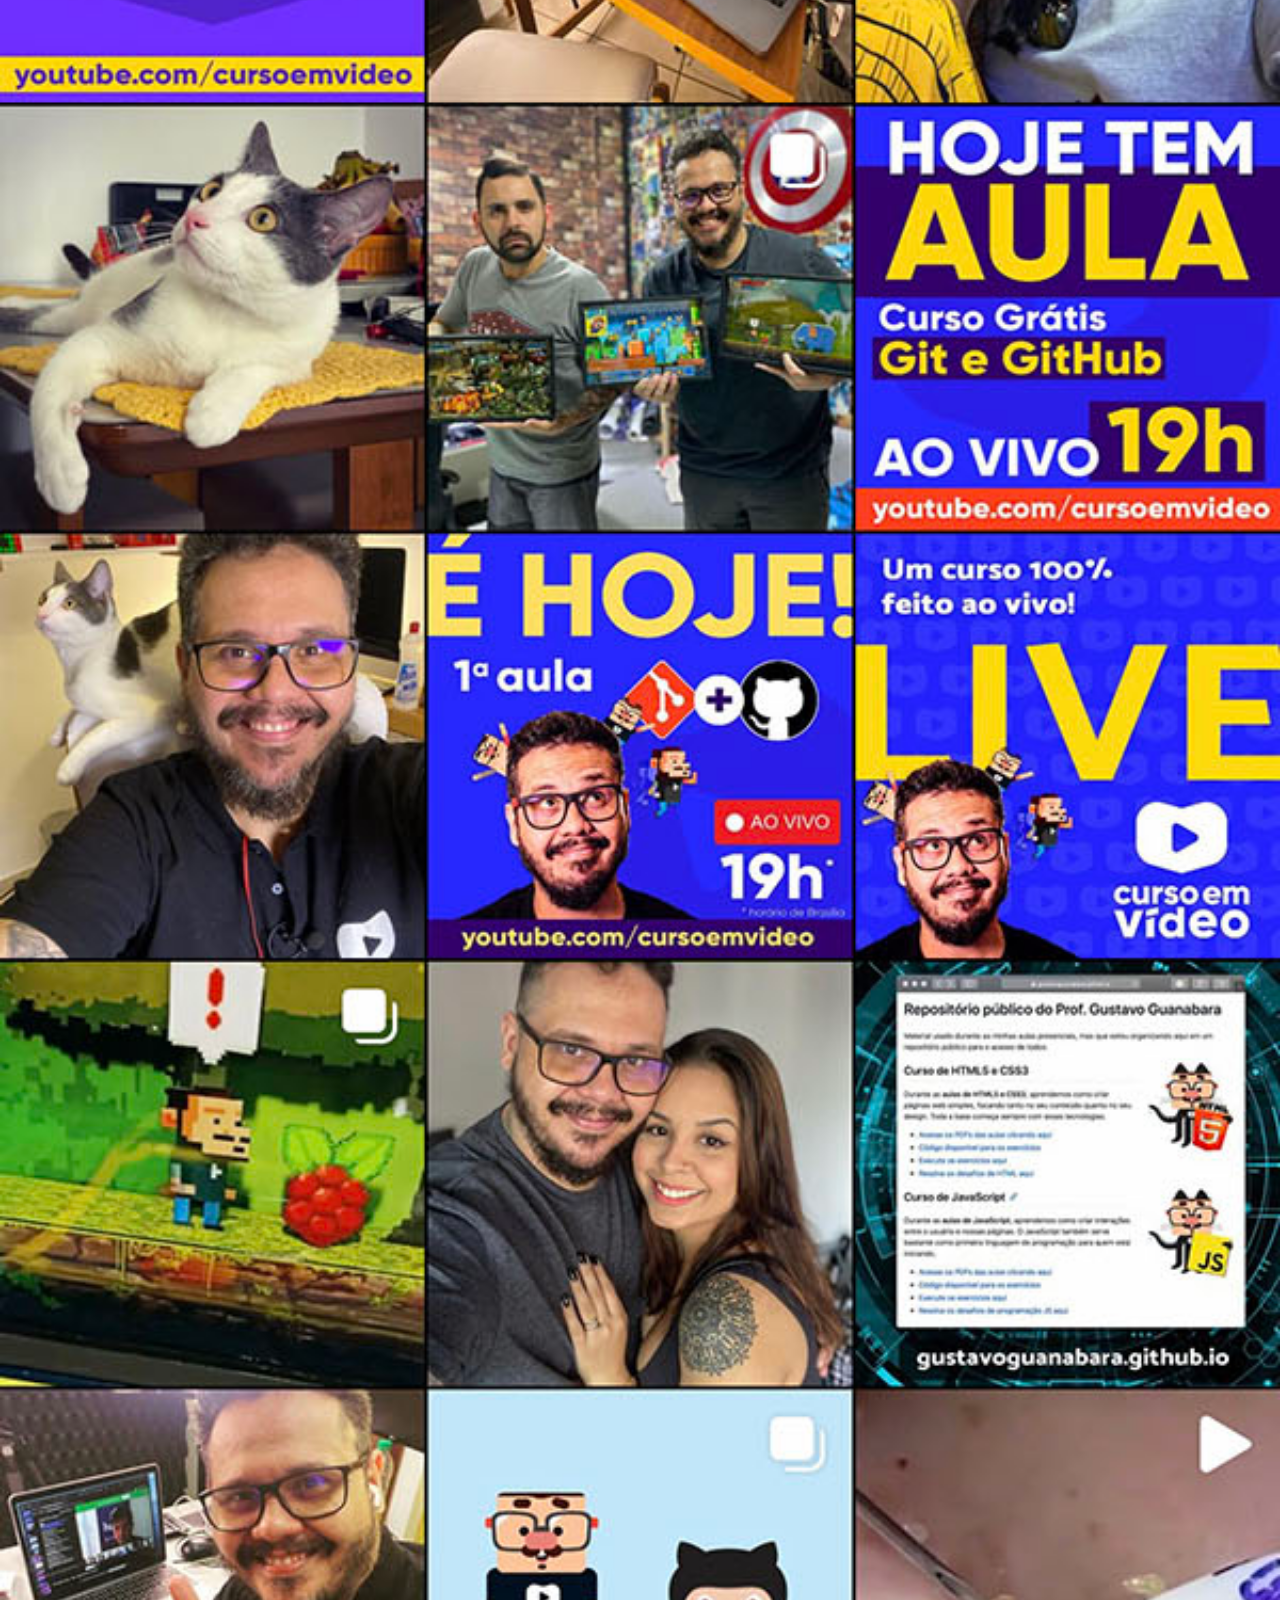
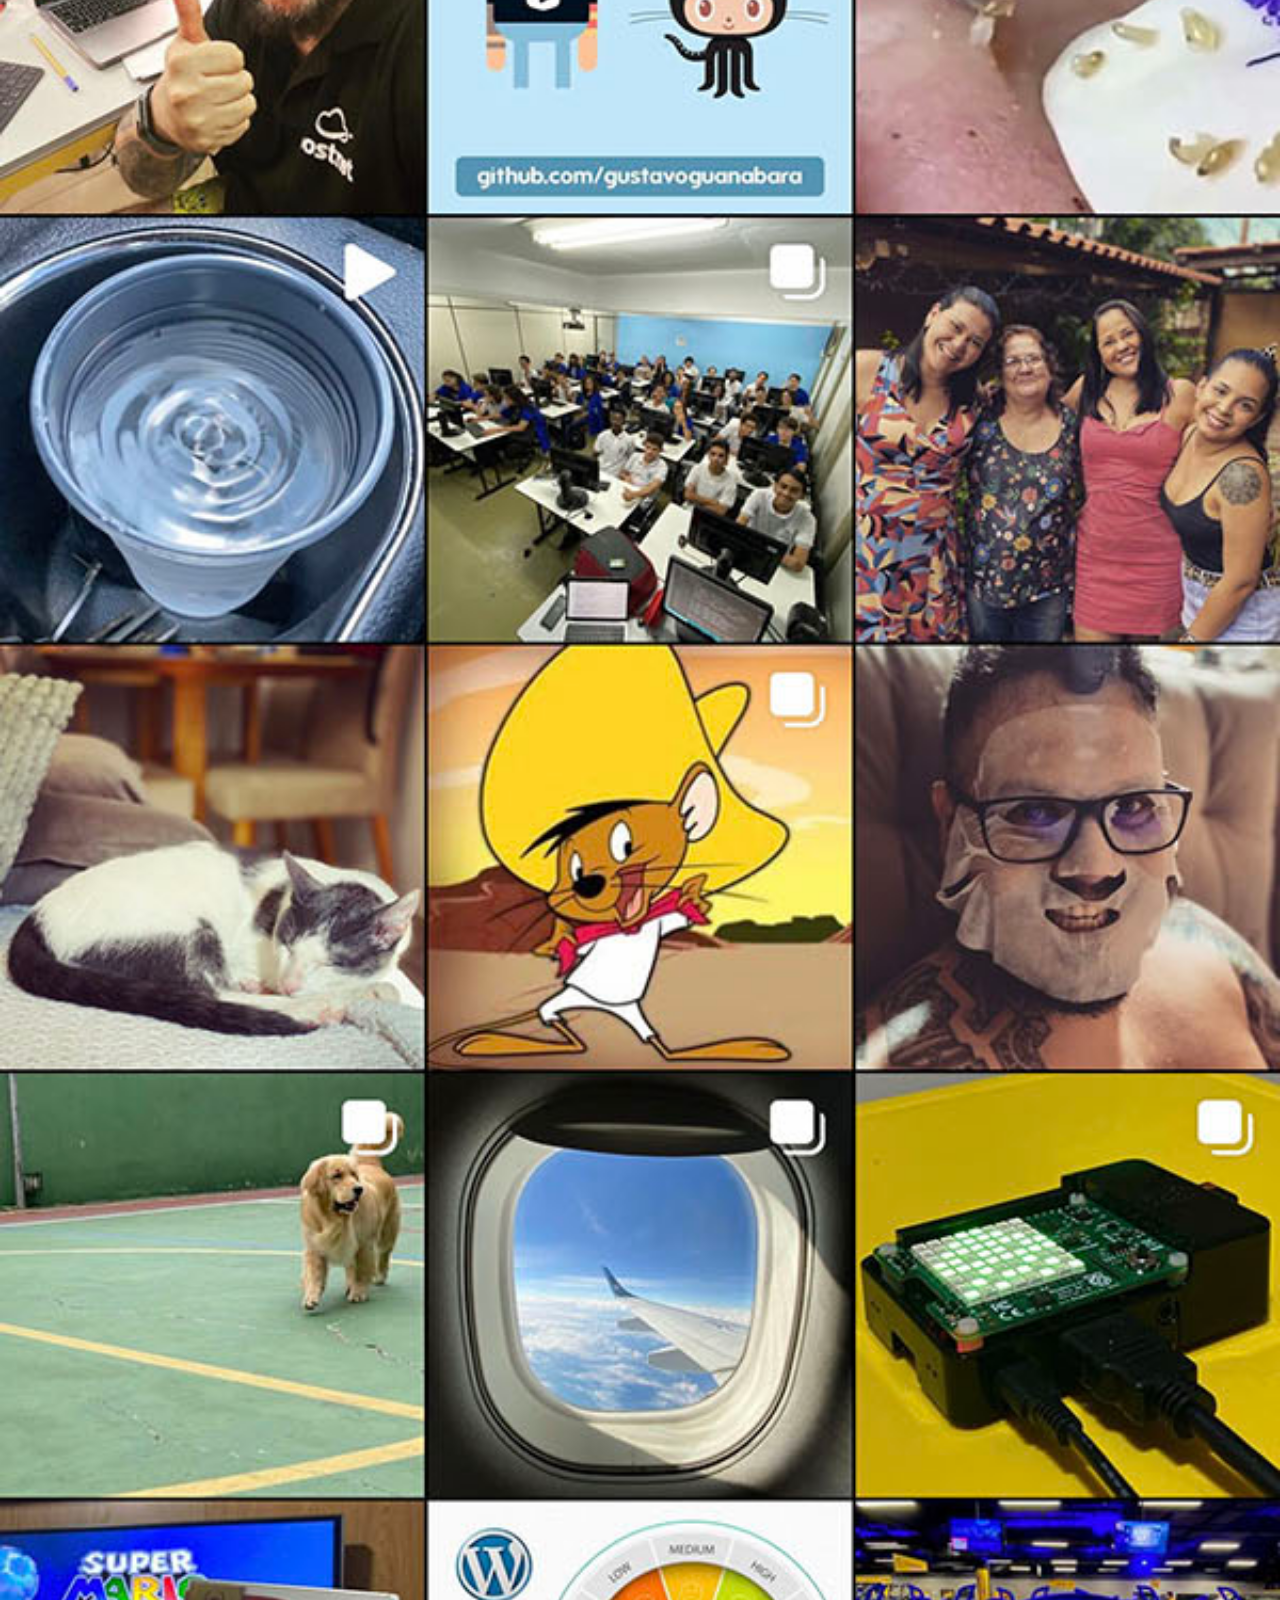
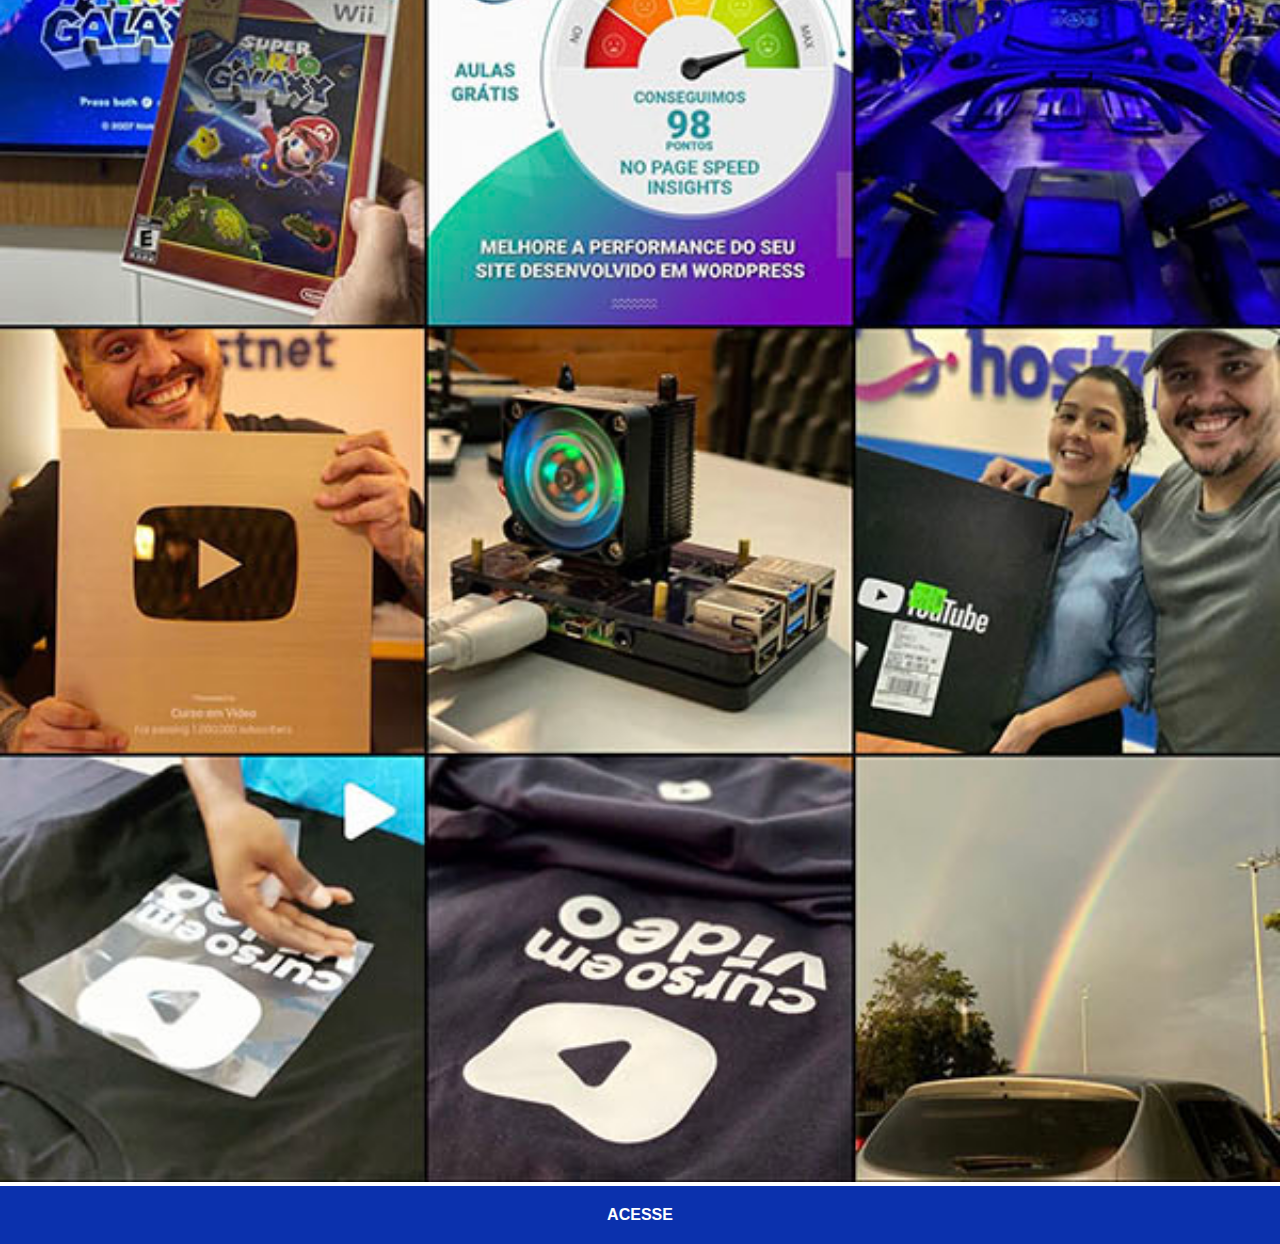
<file: instagram.html>
<!DOCTYPE html>
<html lang="pt-br">
<head>
    <meta charset="UTF-8">
    <meta name="viewport" content="width=device-width, initial-scale=1.0">
    <title>Instagram</title>
    <link rel="stylesheet" href="style/social.css">
</head>
<body>
    <img src="imagens/tela-instagram.jpg" alt="Instagram">
    <a href="https://www.instagram.com/gustavoguanabara/?theme=dark" target="_blank">ACESSE</a>
</body>
</file>
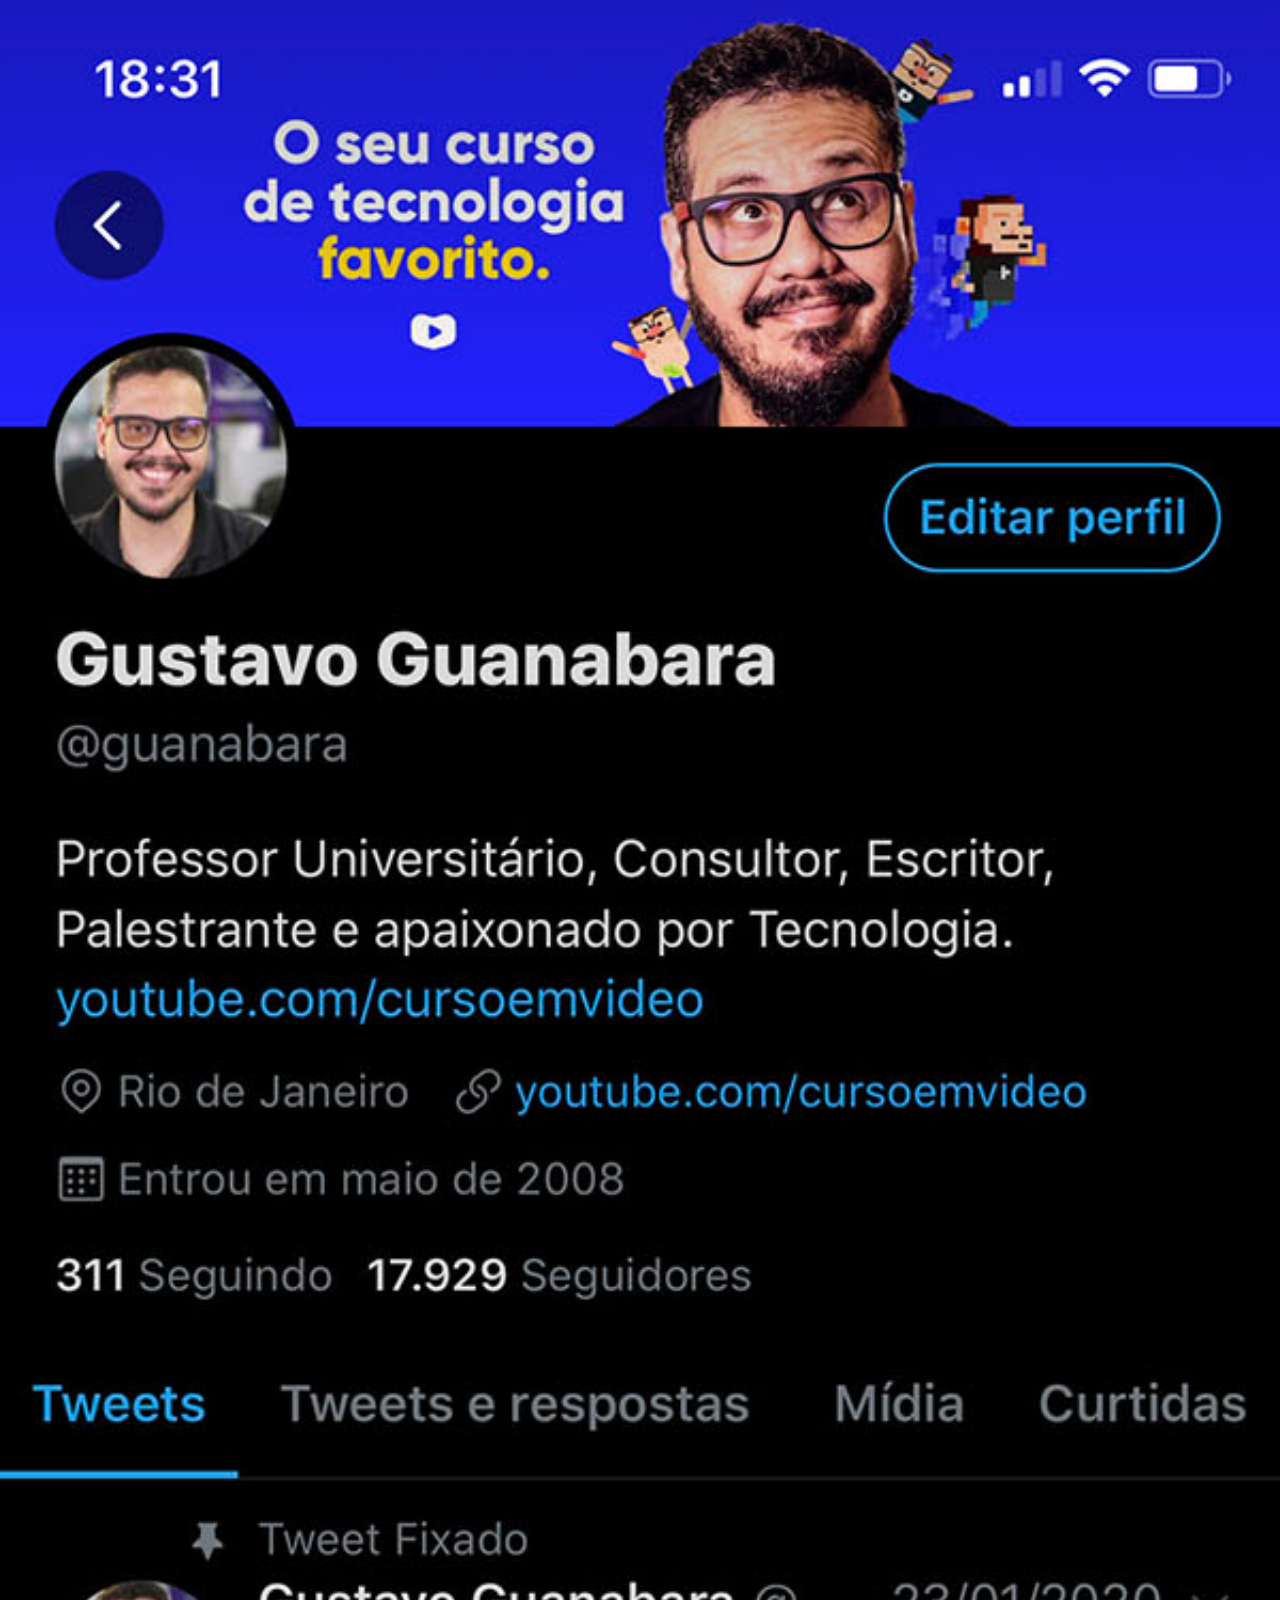
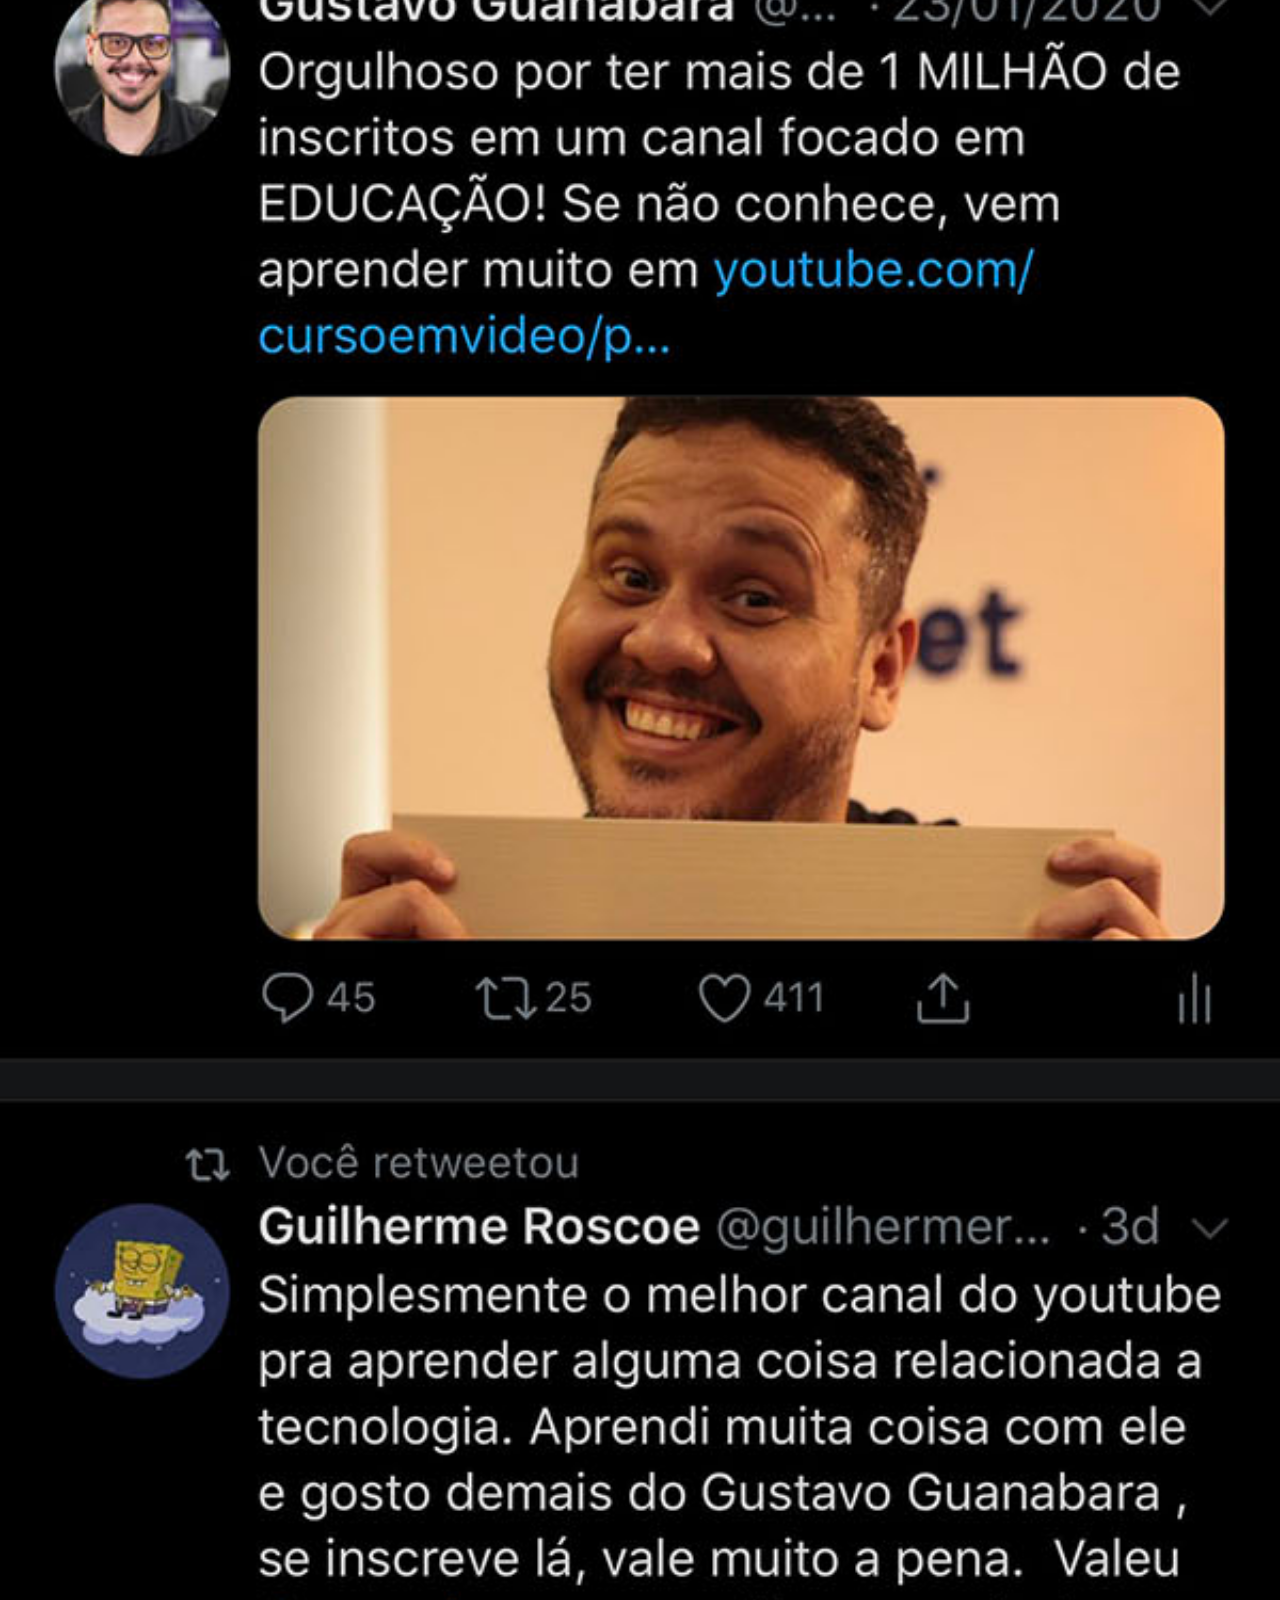
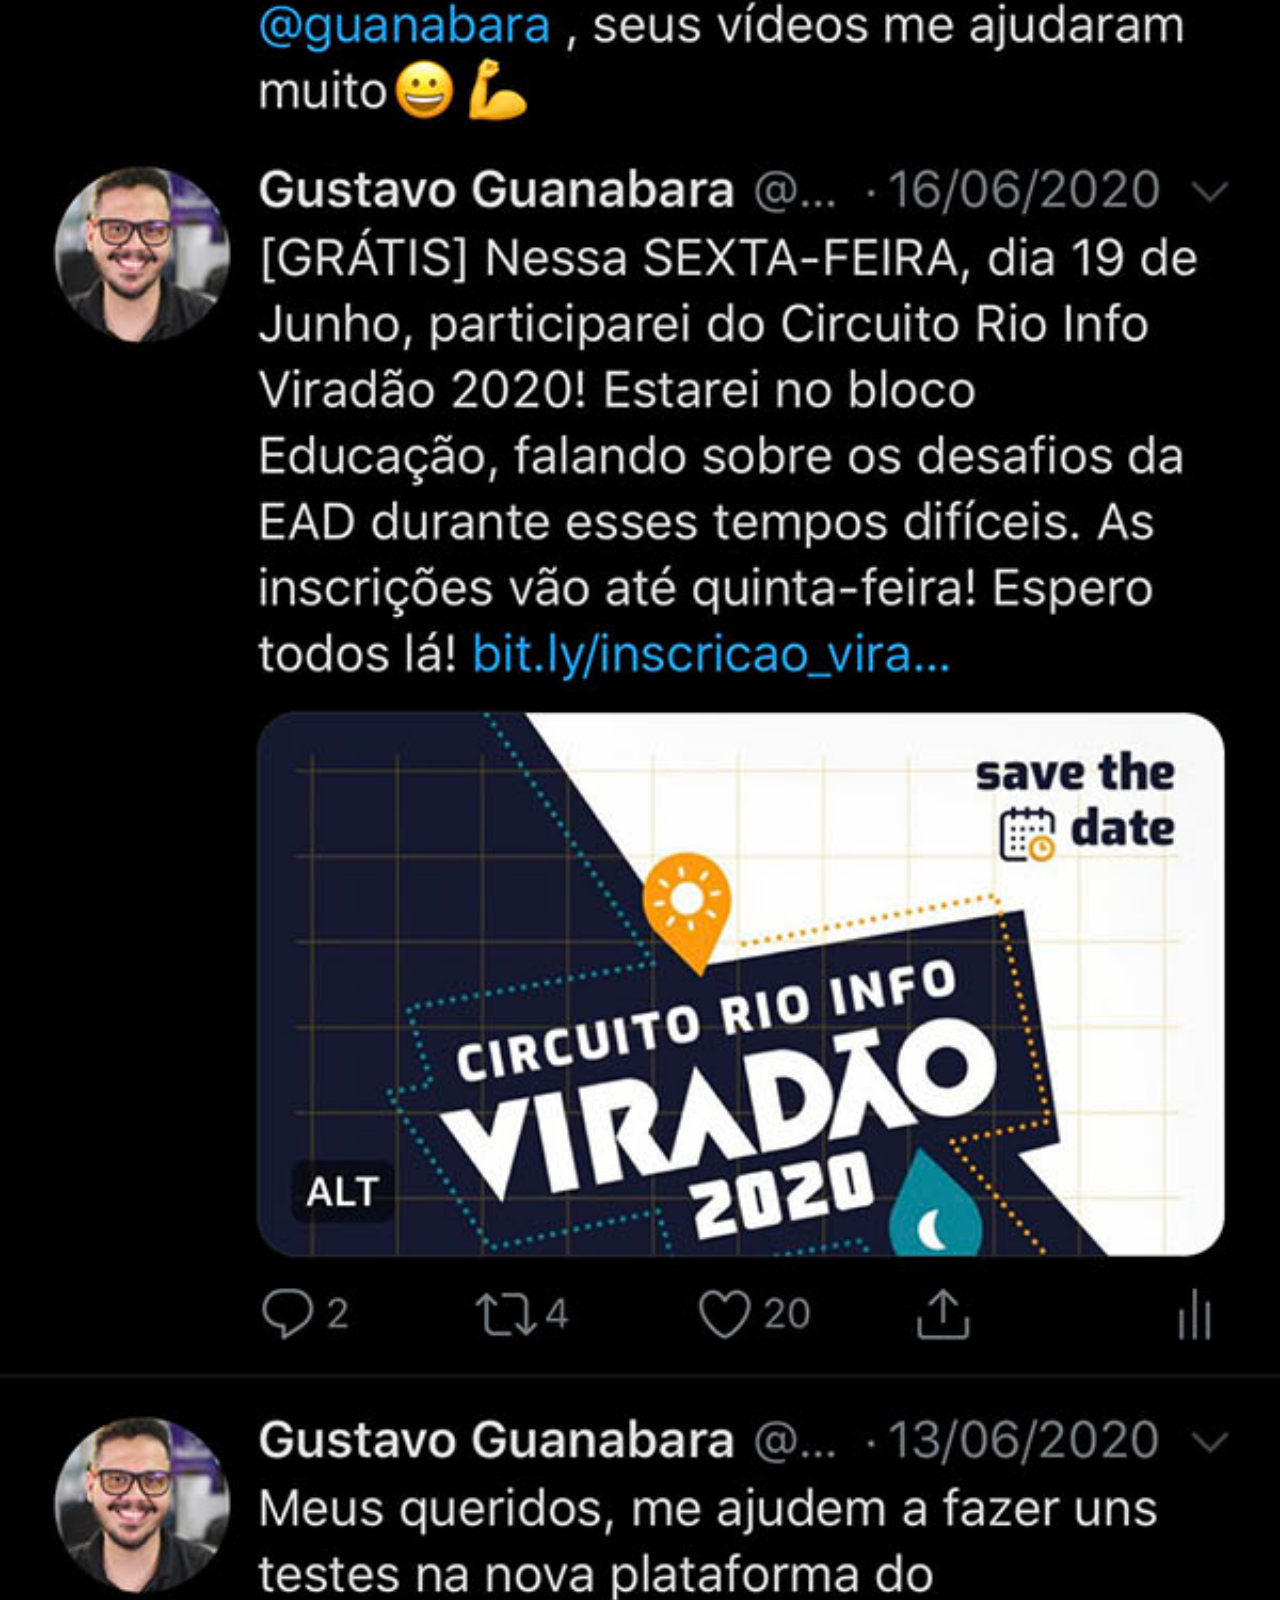
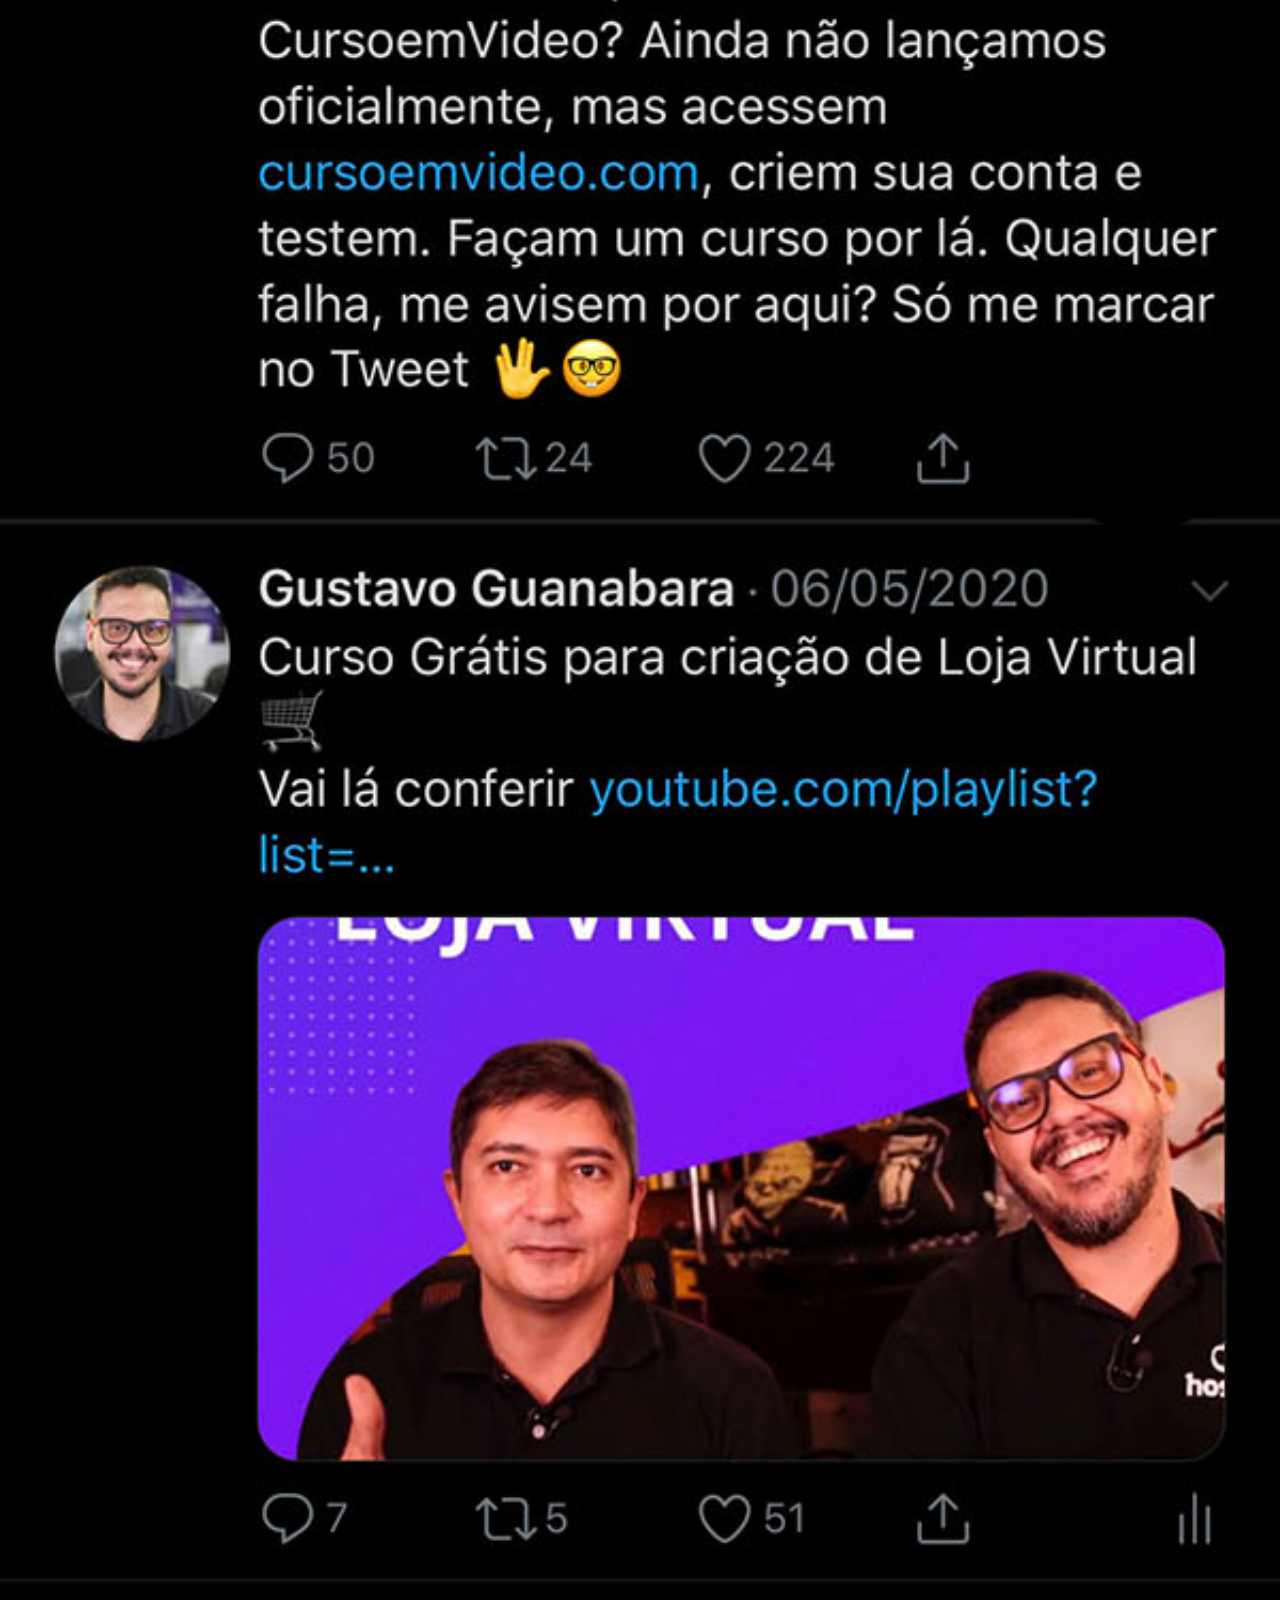
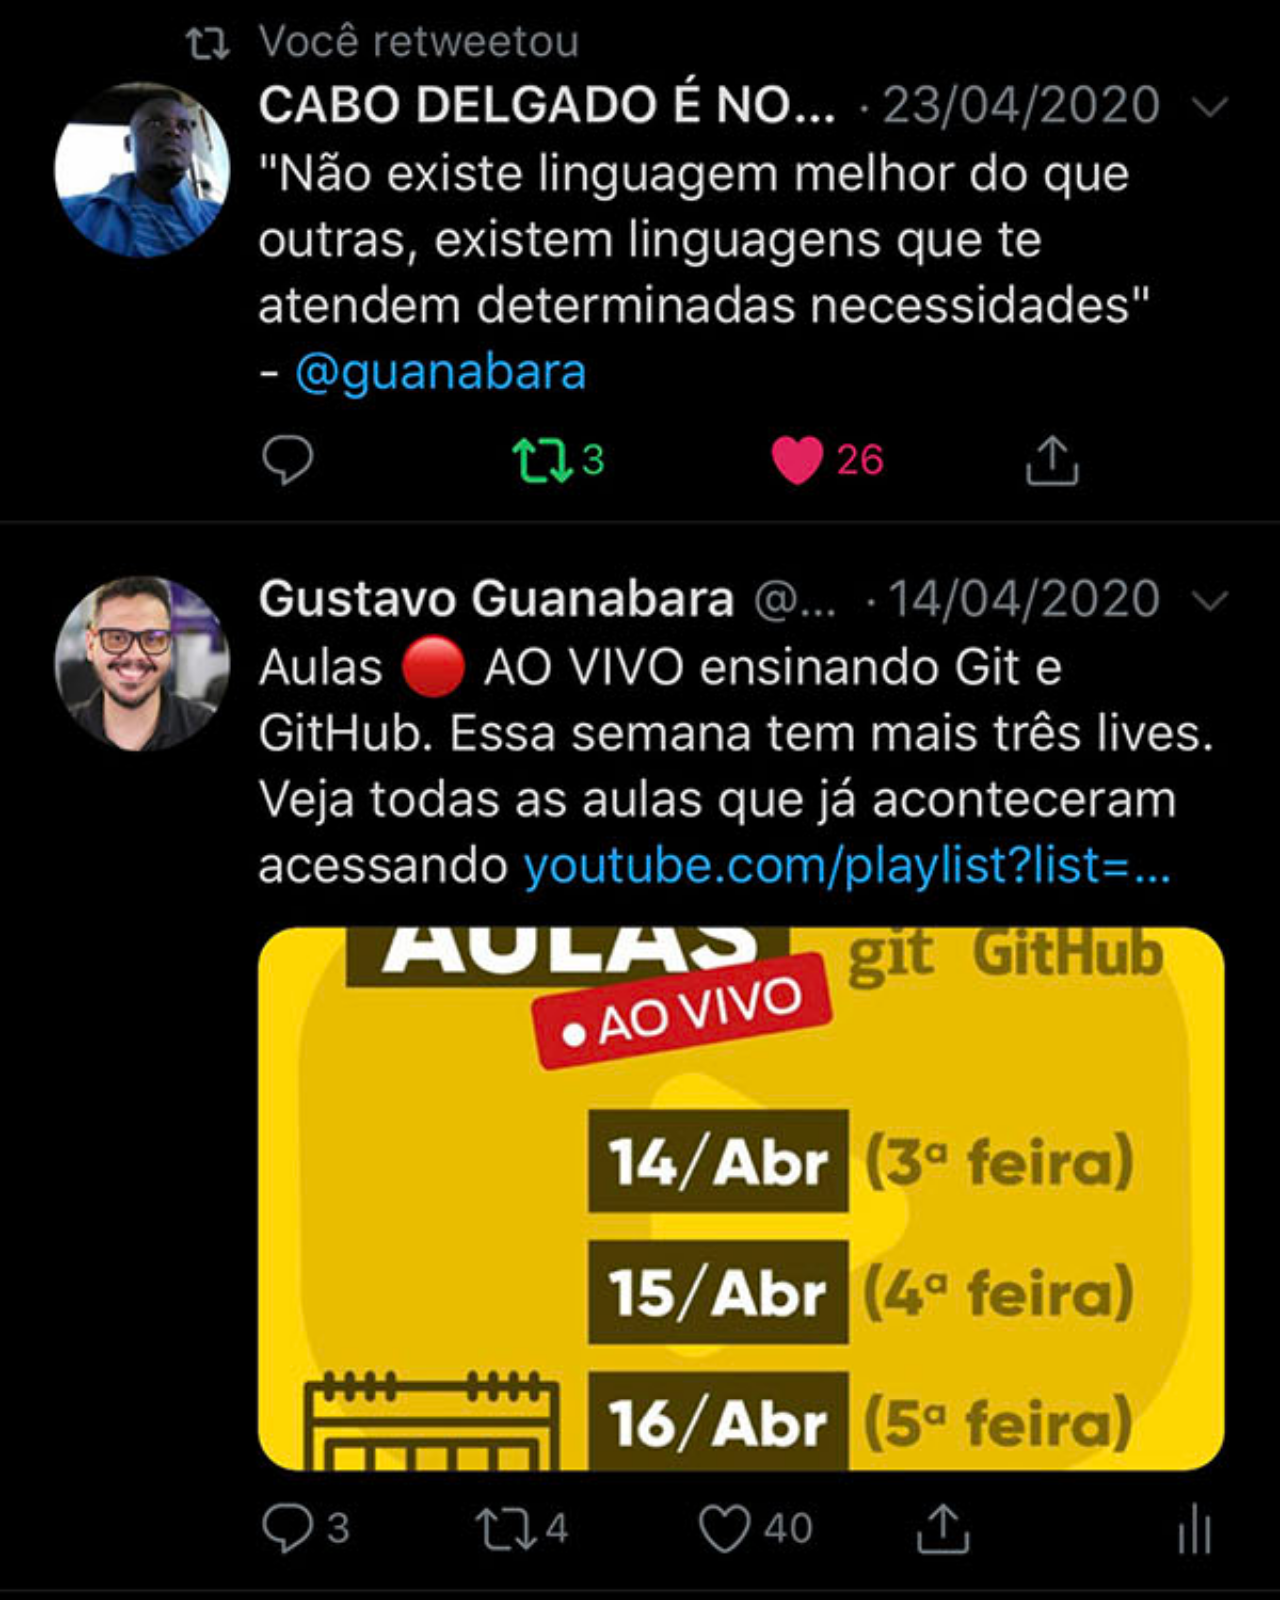
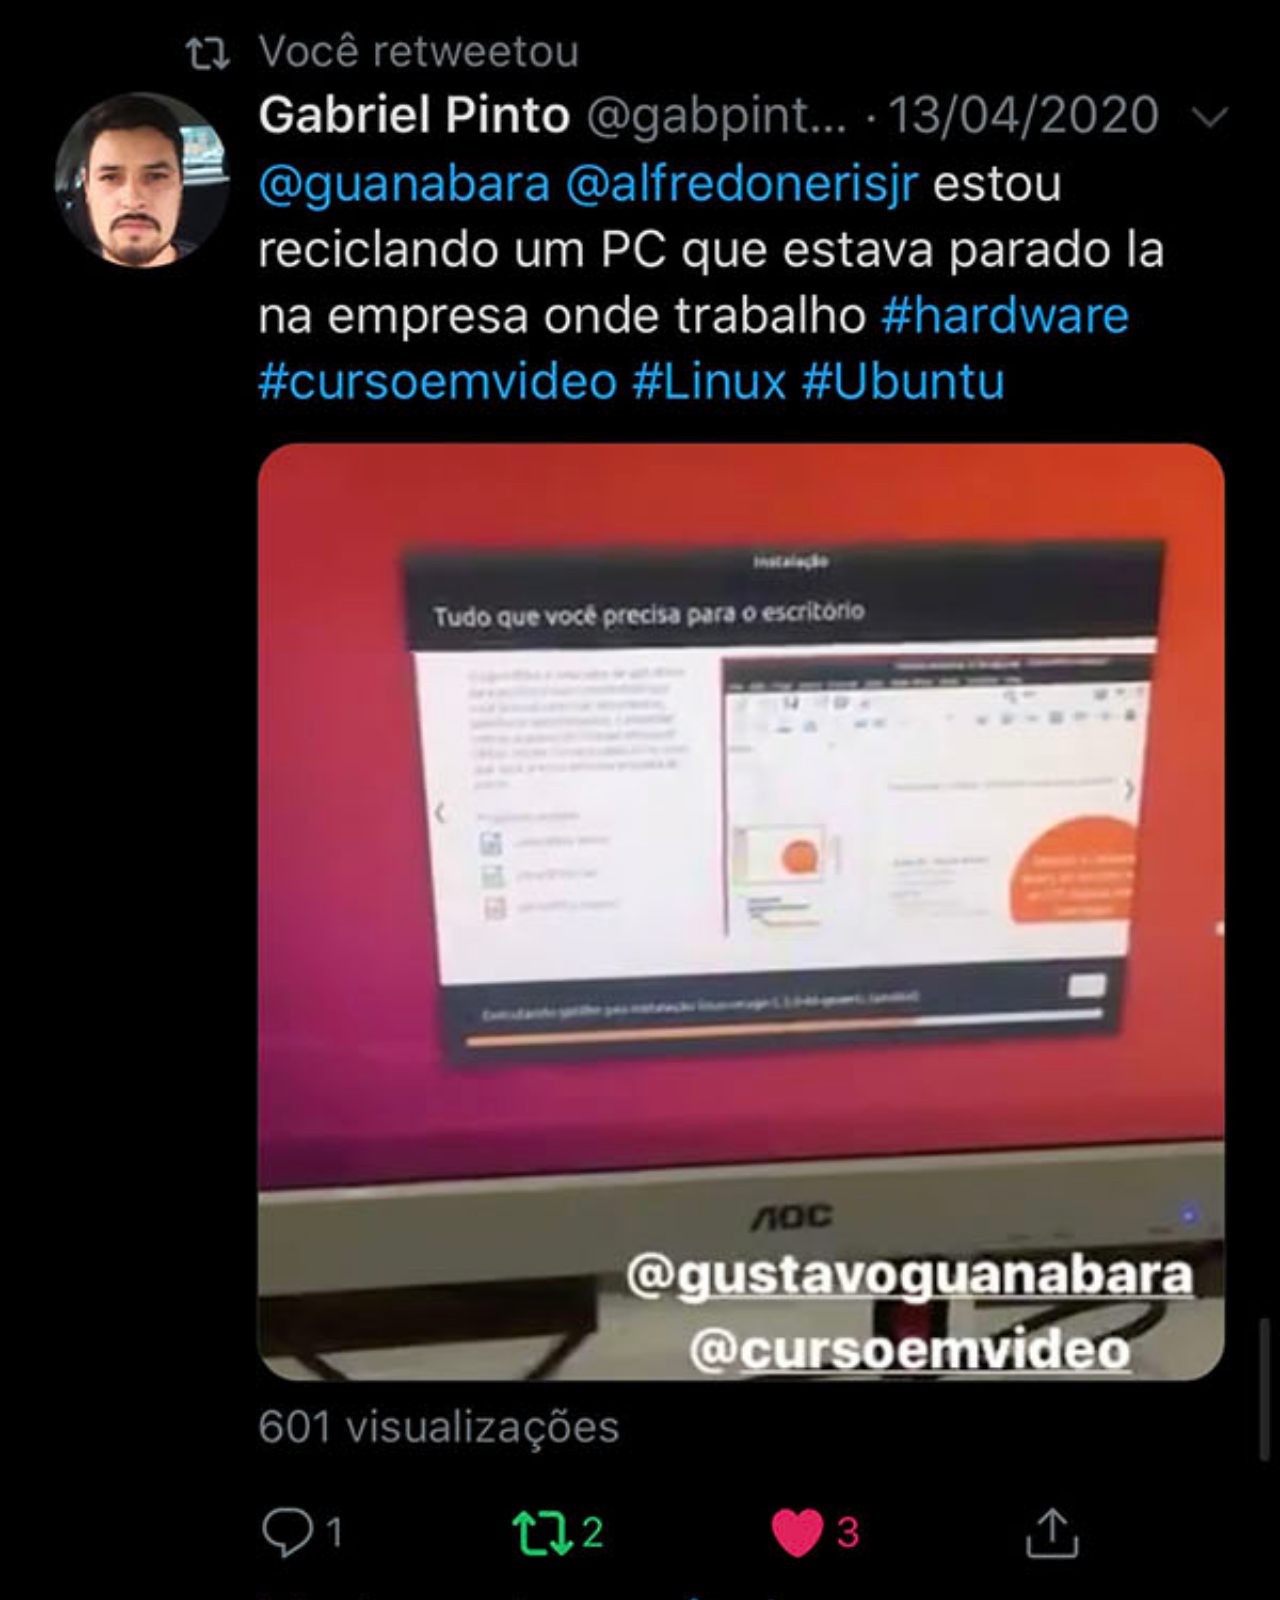
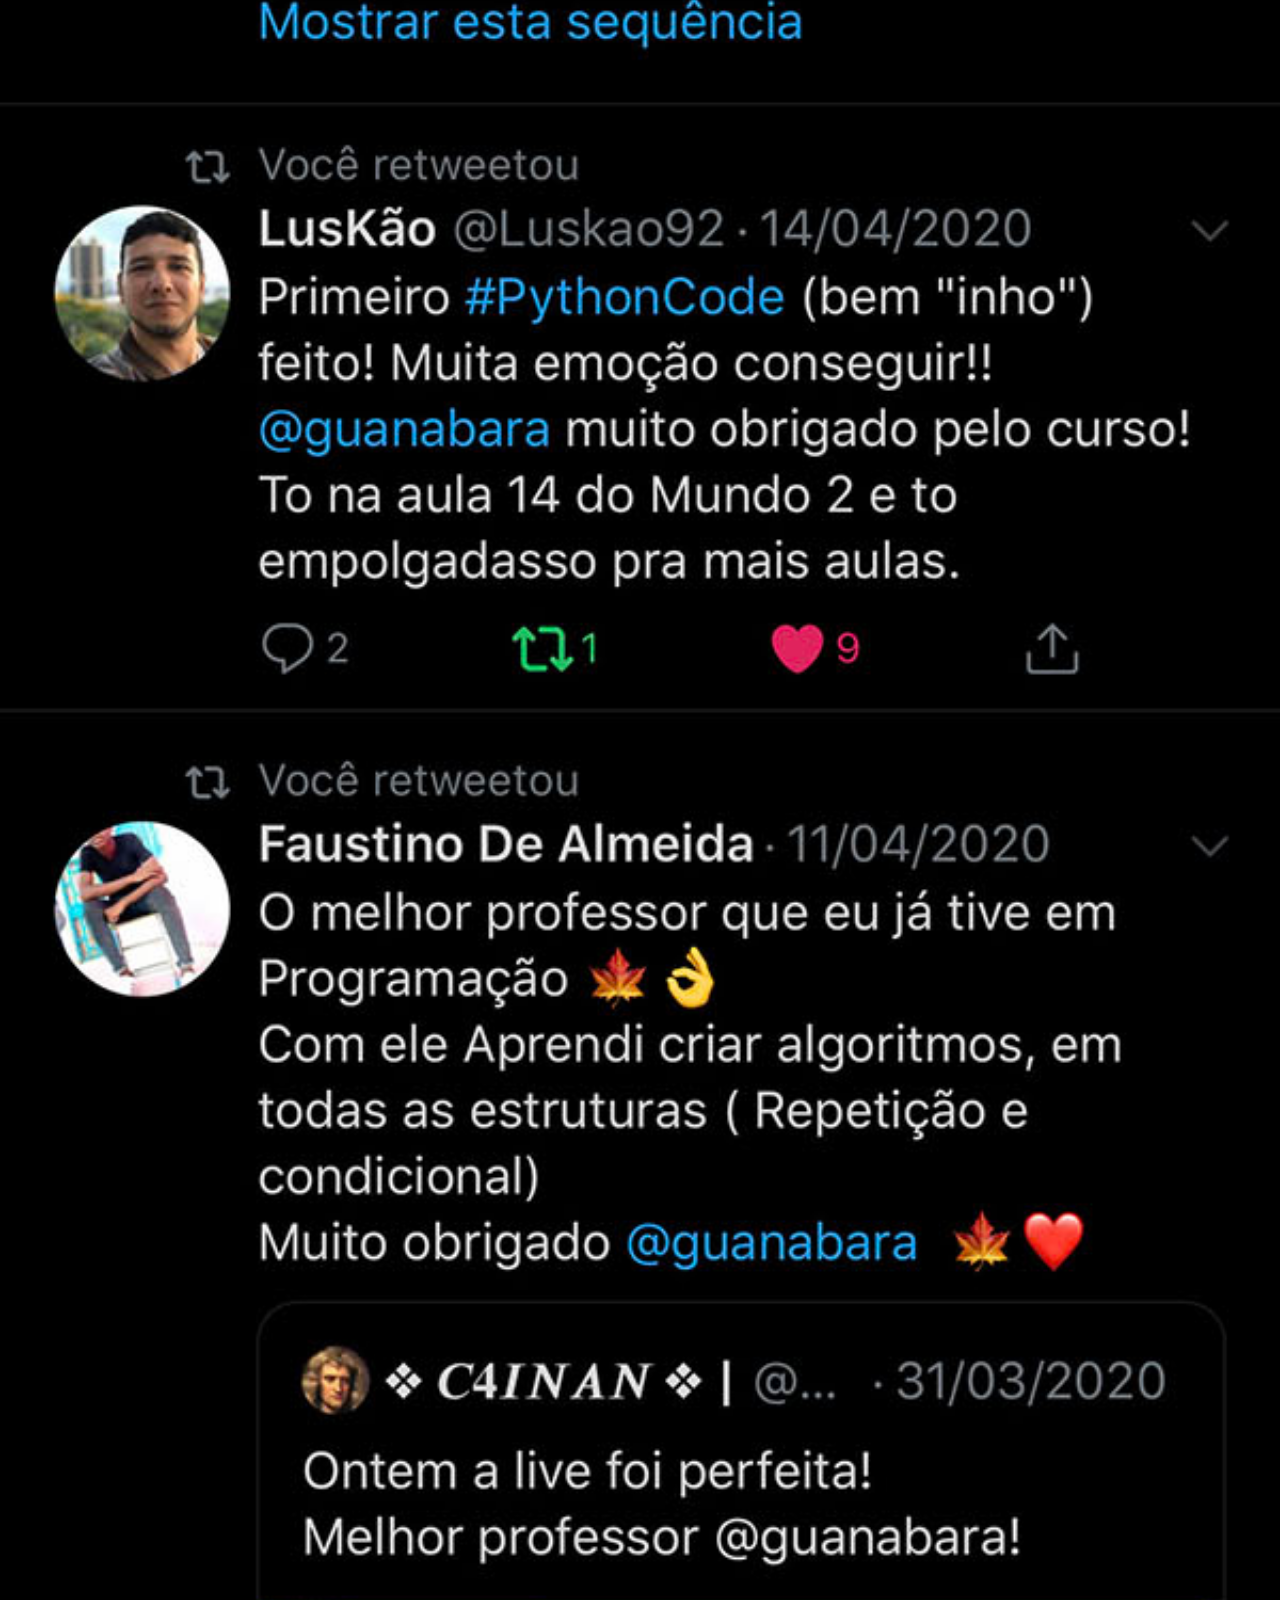
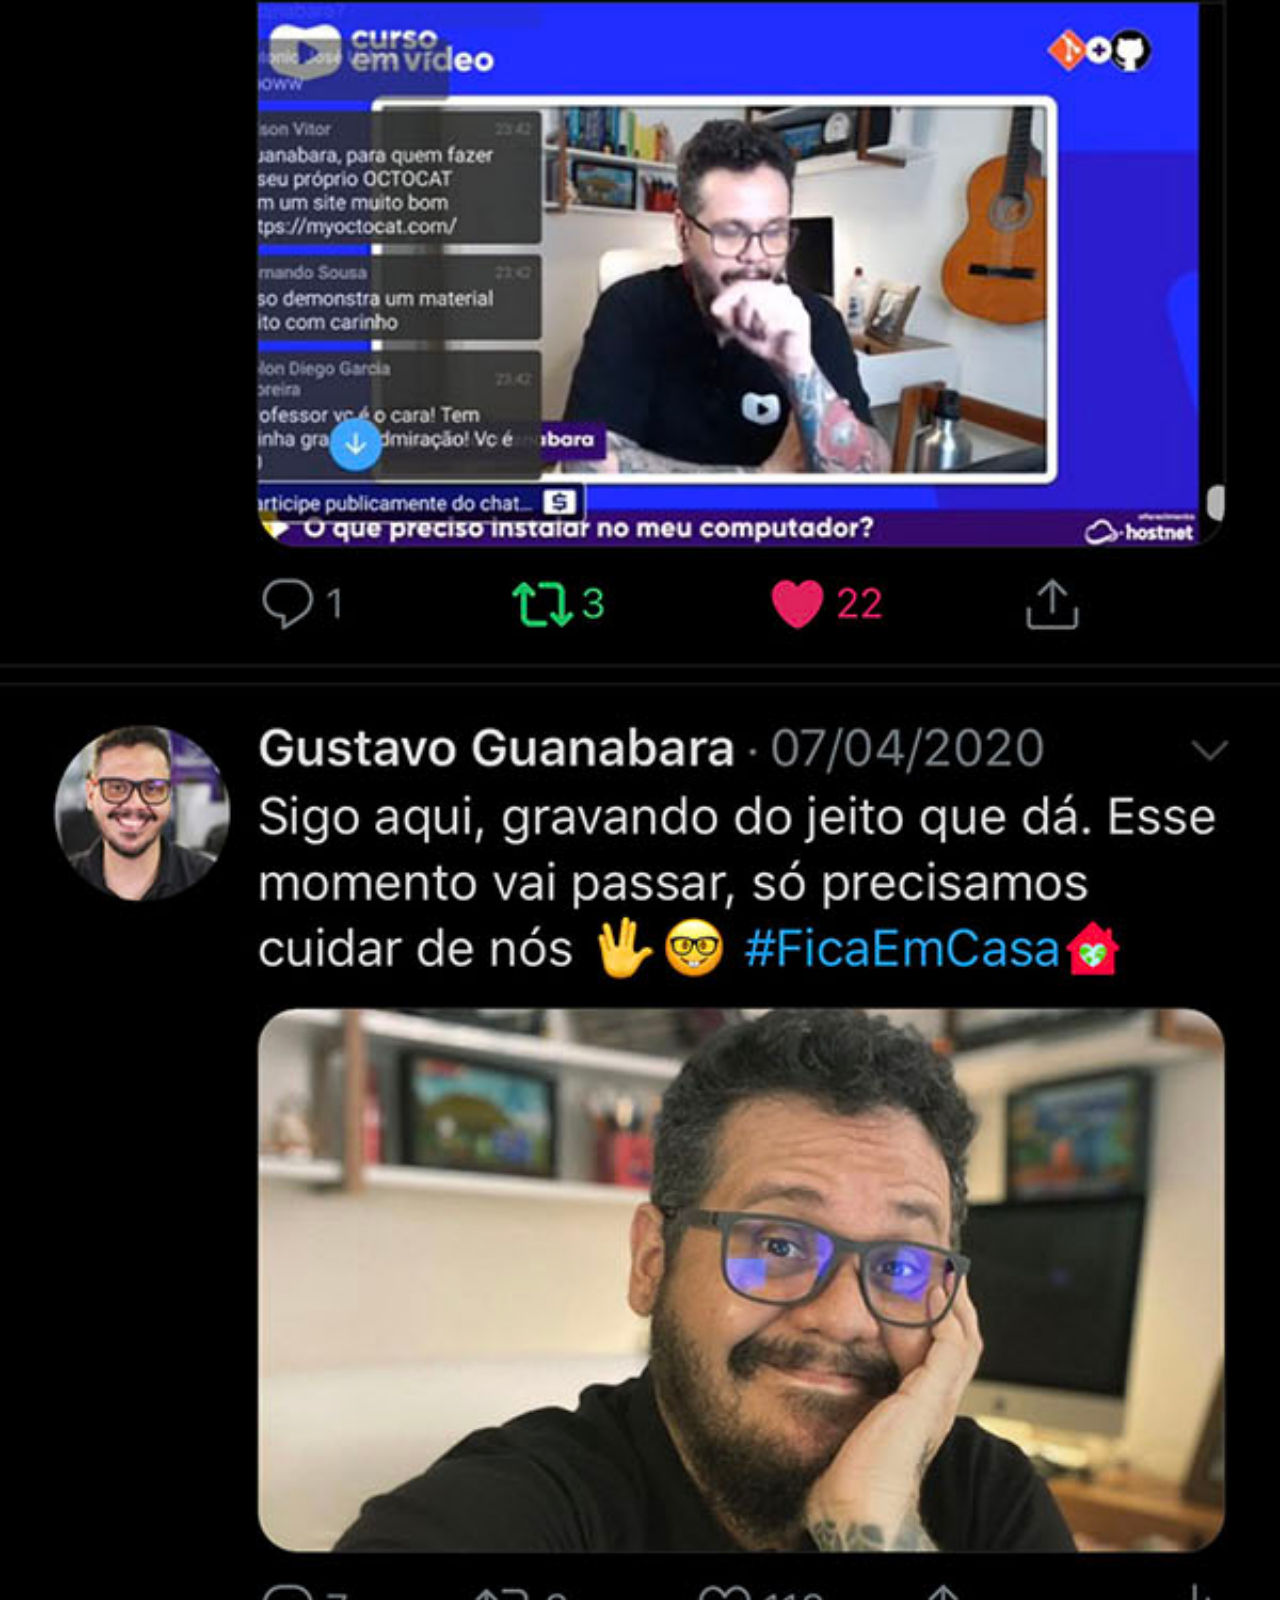
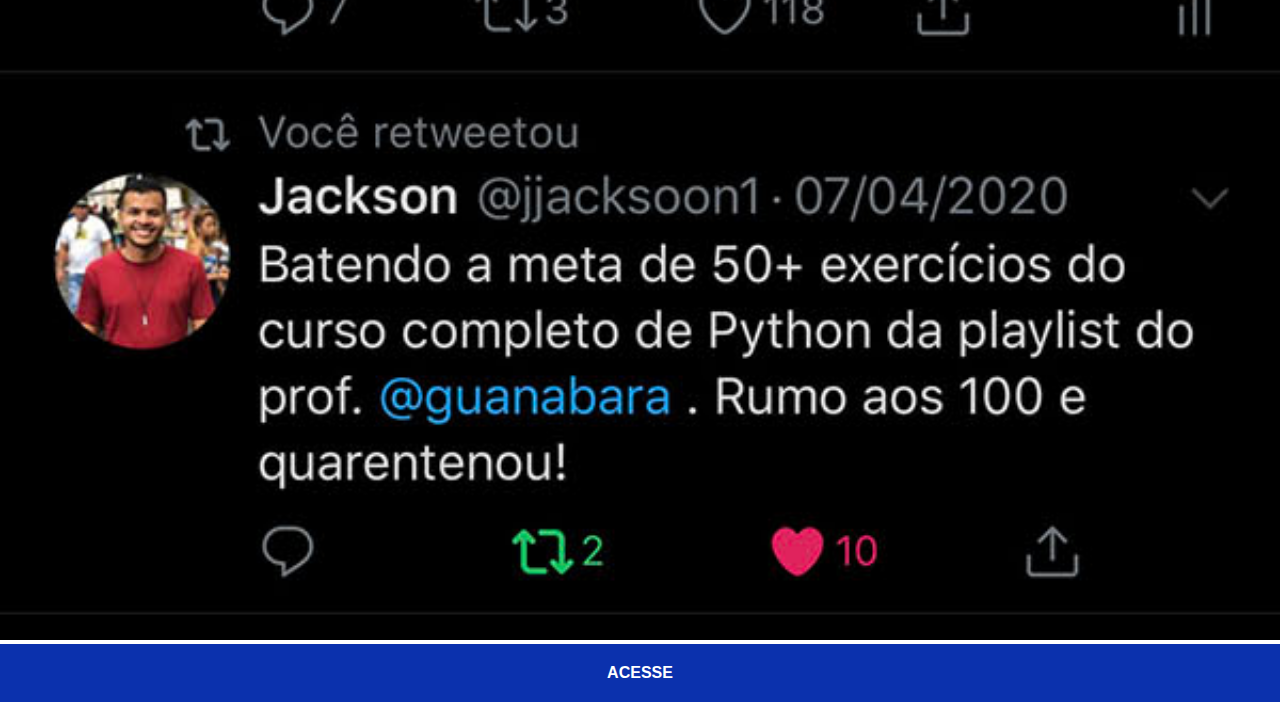
<file: twitter.html>
<!DOCTYPE html>
<html lang="pt-br">
<head>
    <meta charset="UTF-8">
    <meta name="viewport" content="width=device-width, initial-scale=1.0">
    <title>Twitter</title>
    <link rel="stylesheet" href="style/social.css">
</head>
<body>
    <img src="imagens/tela-twitter.jpg" alt="Twitter">
    <a href="https://twitter.com/guanabara" target="_blank">ACESSE</a>
</body>
</html>
</file>
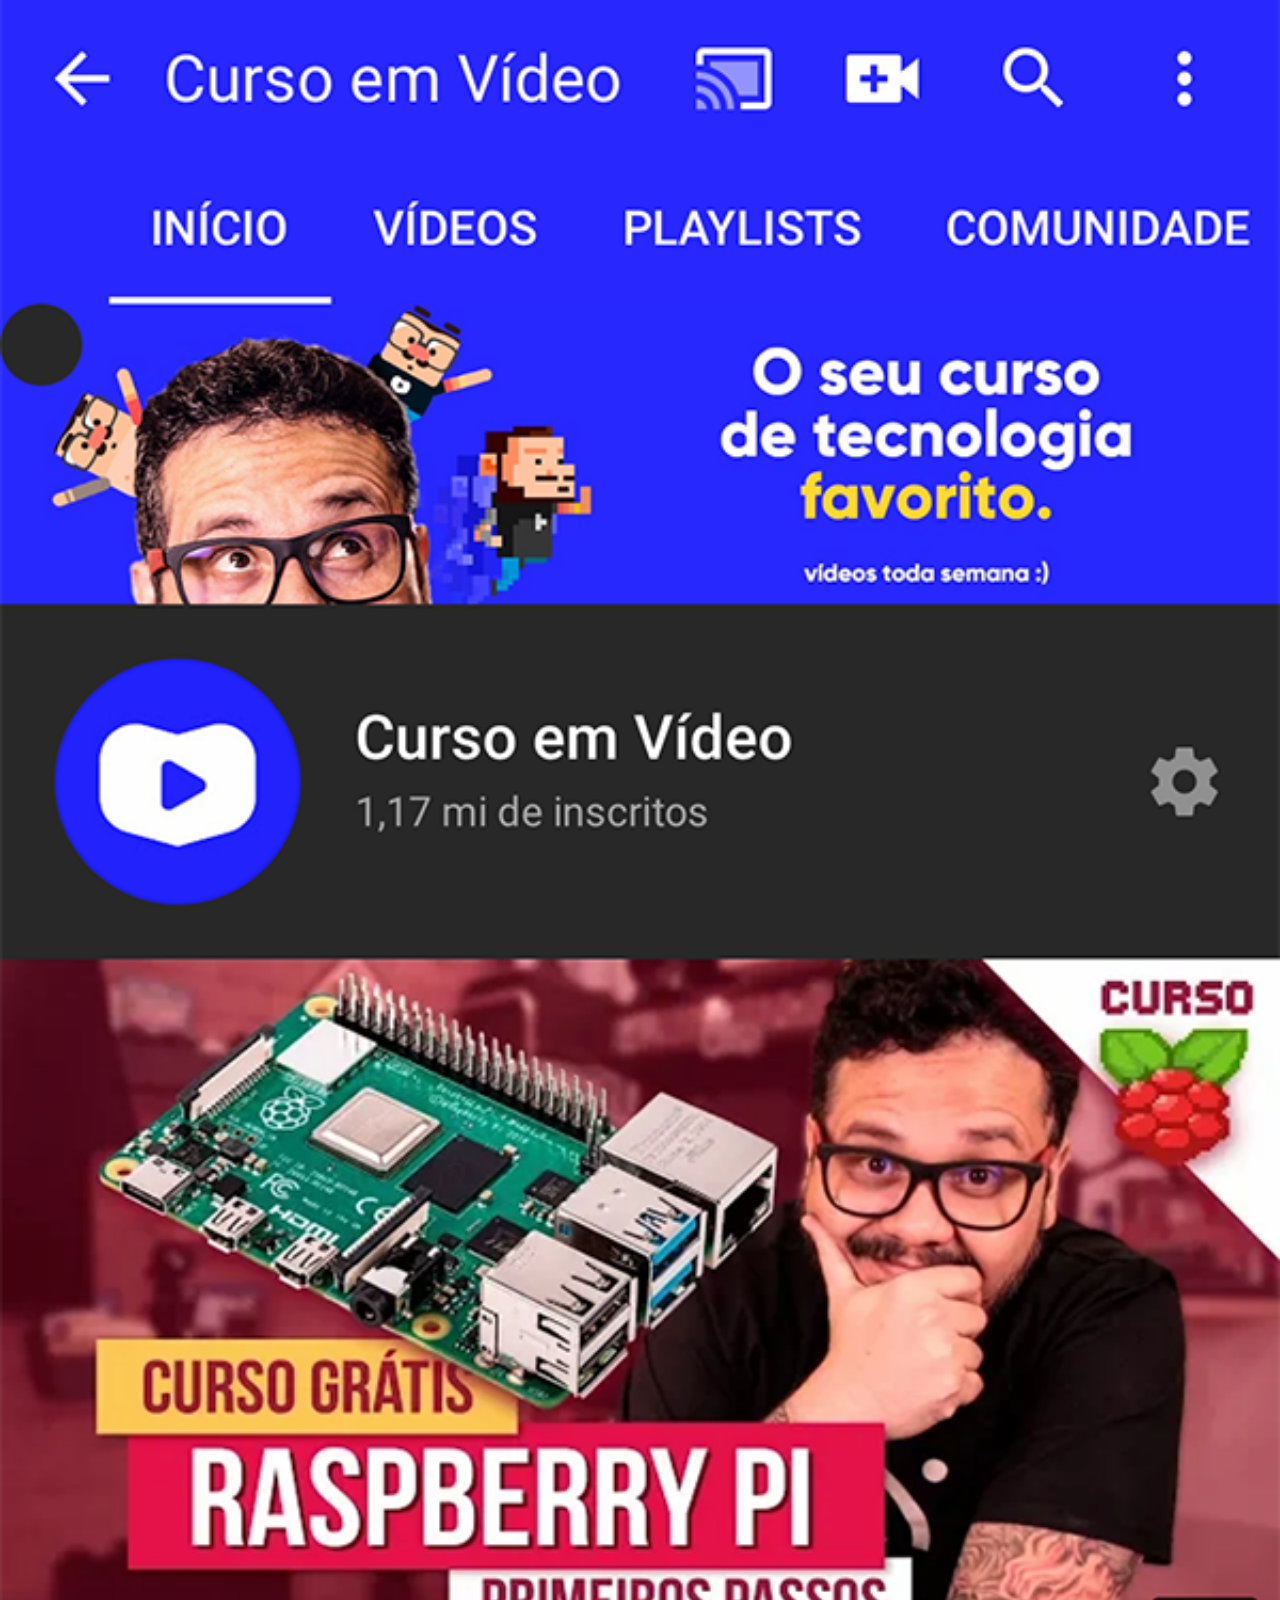
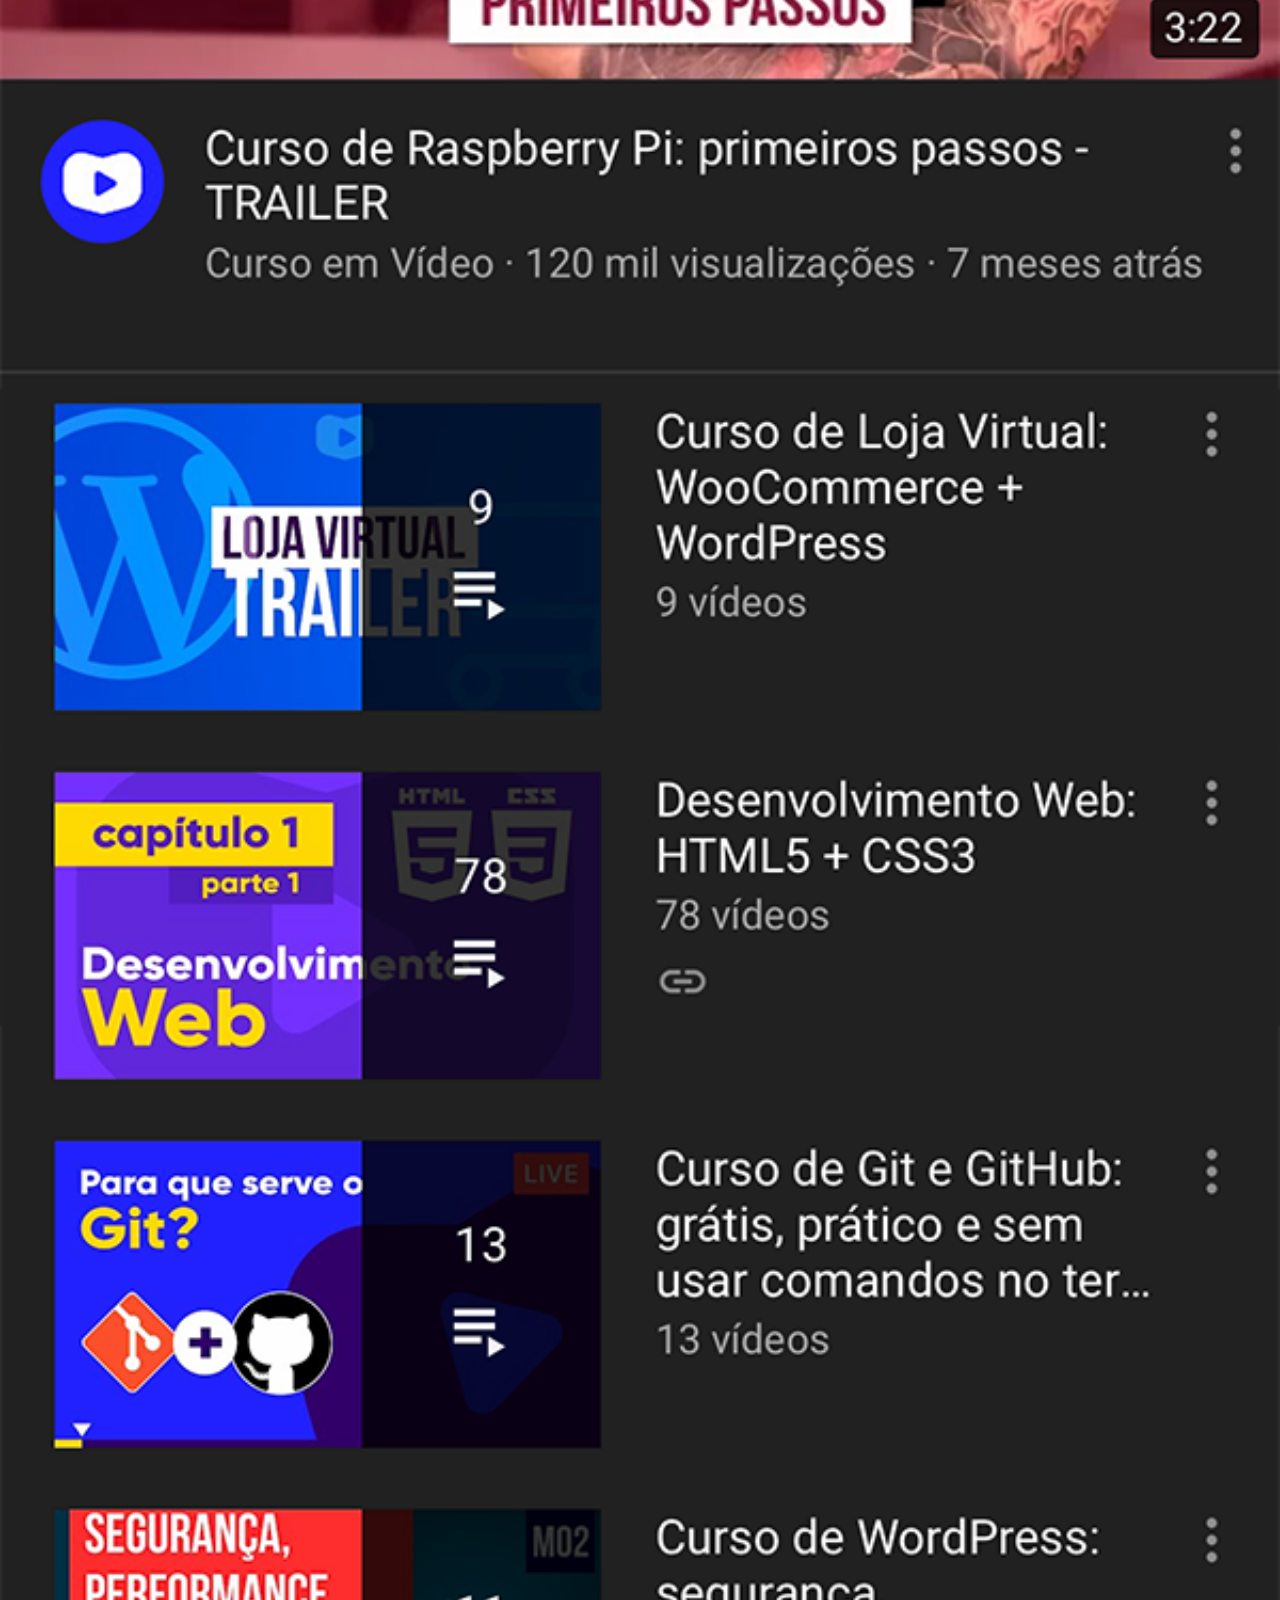
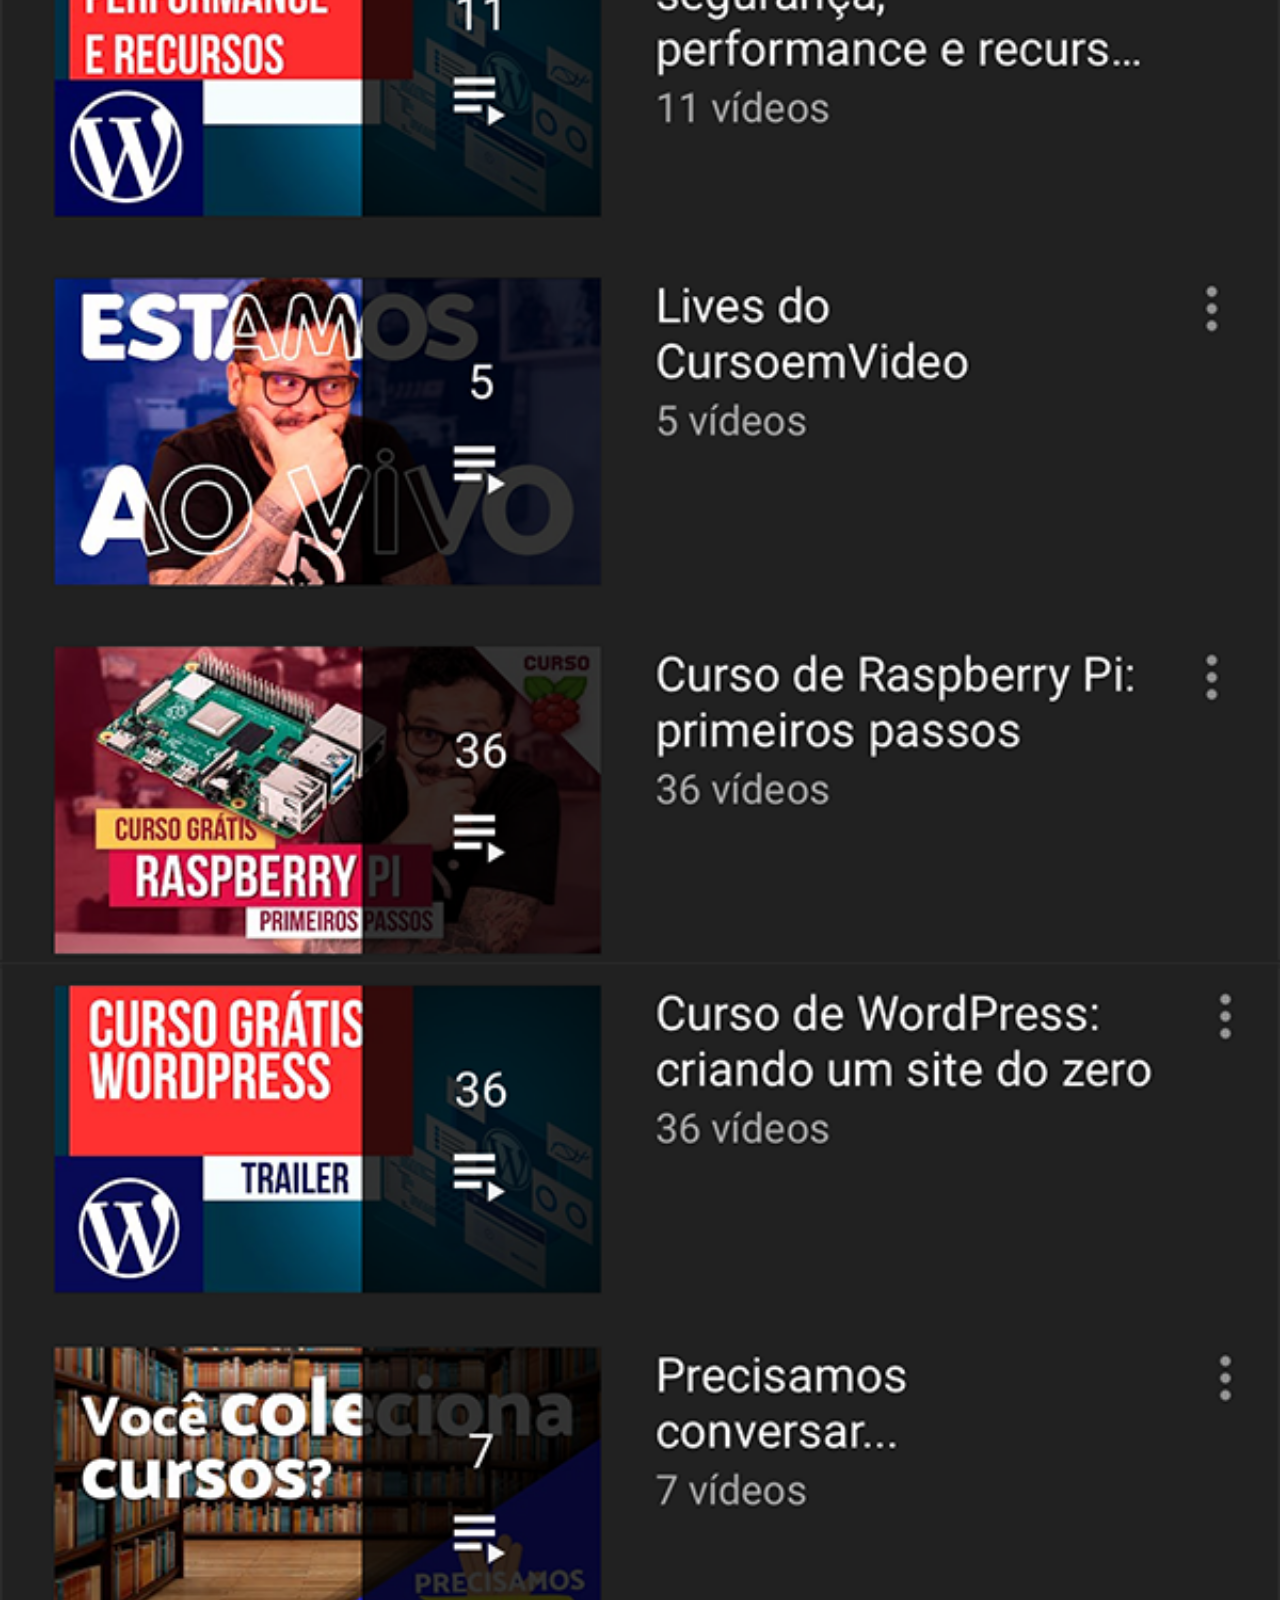
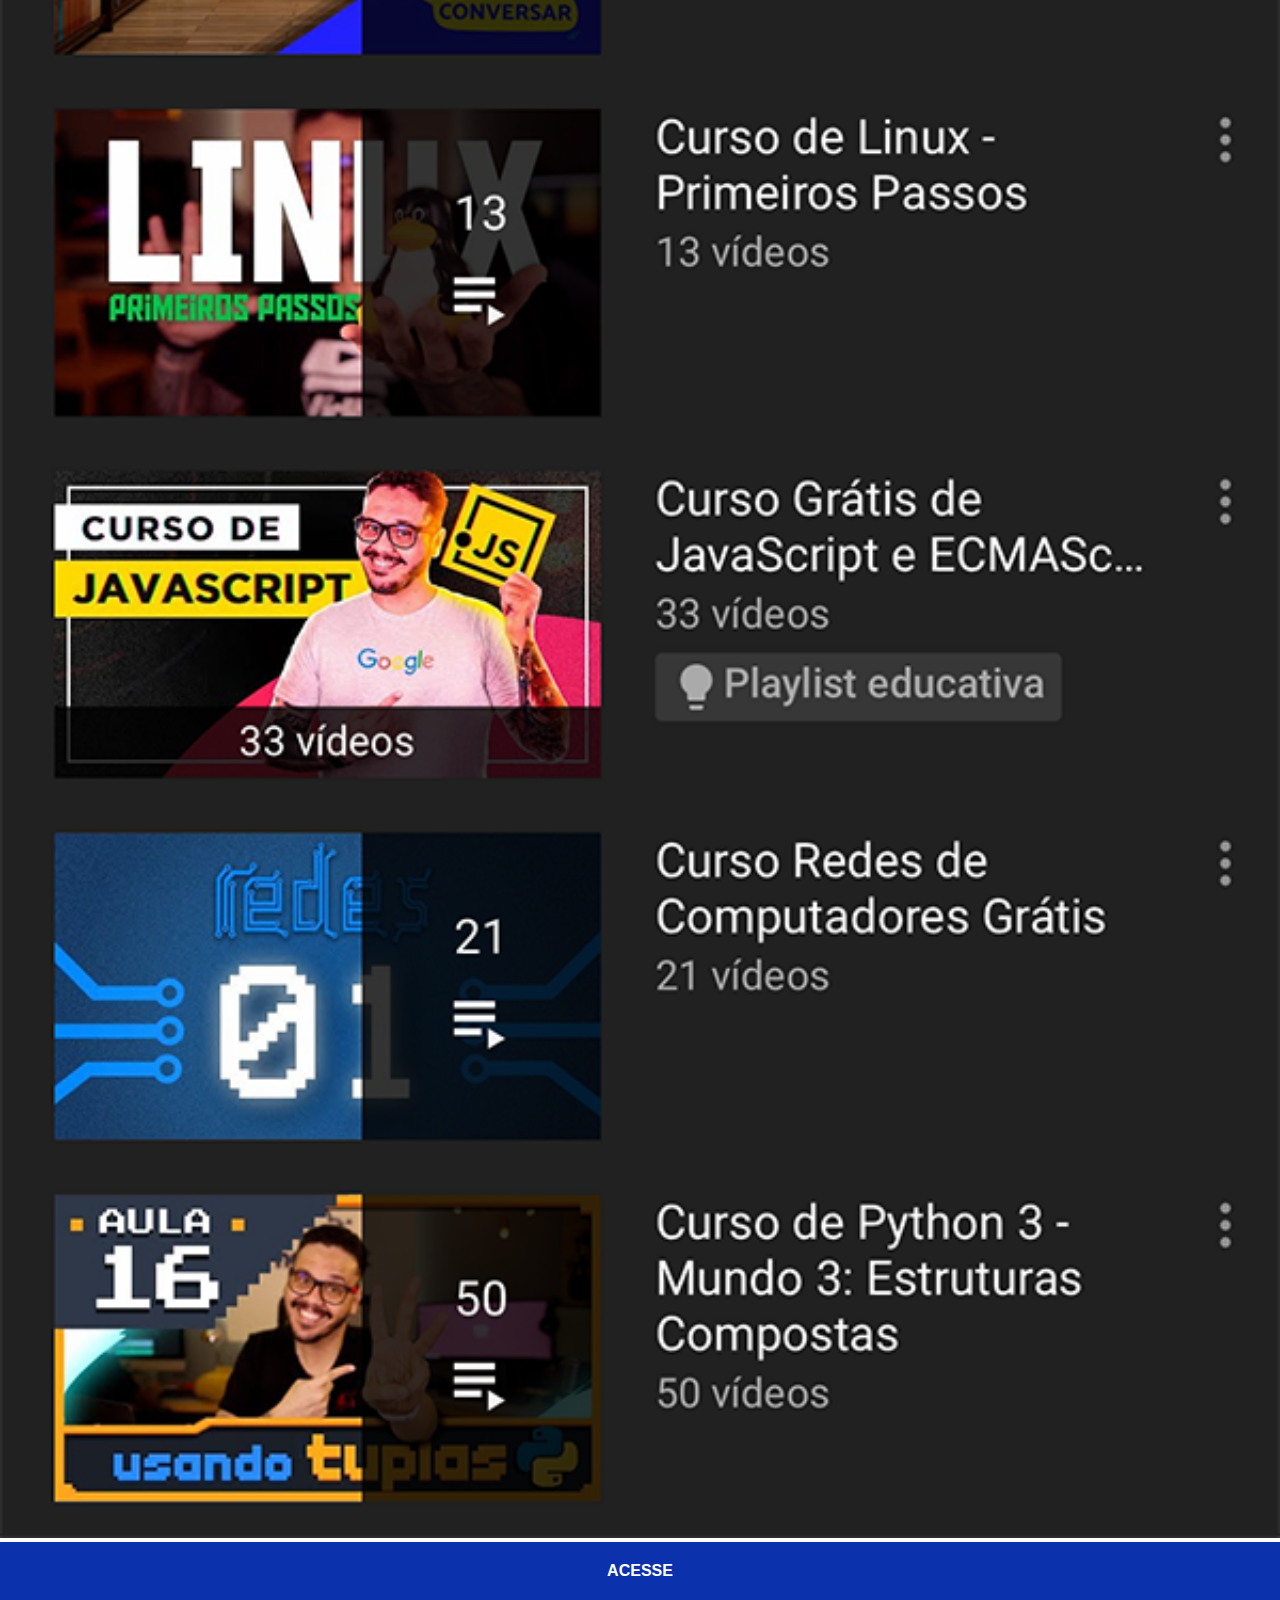
<file: youtube.html>
<!DOCTYPE html>
<html lang="pt-br">
<head>
    <meta charset="UTF-8">
    <meta name="viewport" content="width=device-width, initial-scale=1.0">
    <title>YouTube</title>
    <link rel="stylesheet" href="style/social.css">
</head>
<body>
    <img src="imagens/tela-youtube.png" alt="YouTube">
    <a href="https://www.youtube.com/@CursoemVideo/playlists" target="_blank">ACESSE</a>
</body>
</html>
</file>
<file: style/style.css>
@charset "UTF-8";

* {
    margin: 0;
    padding: 0;
    font-family: Arial, Helvetica, sans-serif;
}

html, body {
    height: 100vh;
    width: 100vw;
    background-color: #1b1b1b;
}

main {
    height: 47vw;
    position: relative;
}

#telefone {
    height: 627px;
    width: 311px;
    position: absolute;
    top: 50%;
    left: 50%;
    transform: translate(-50%, -50%);
    background: url('../imagens/frame-iphone.png') no-repeat;
}

#tela {
    position: relative;
    top: 80px;
    left: 22px;
    width: 267px;
    height: 471px;
}

#redes-sociais {
    text-align: right;
}

#redes-sociais img {
    width: 50px;
    margin: 10px;
    border-radius: 50%;
    box-shadow: 2px 2px 5px solid rgba(0, 0, 0, 0.600);
    box-sizing: border-box;
}

#redes-sociais img:hover {
    border: 2px solid rgba(255, 255, 255, 0.603);
    transform: translate(-3px, -3px);
    box-shadow: 5px 5px 10px rgba(0, 0, 0, 0.625);
    transition: transform .3s;
}
</file>
<file: style/social.css>
@charset "UTF-8";

* {
    padding: 0;
    margin: 0;
    font-family: Arial, Helvetica, sans-serif;
}

::-webkit-scrollbar {
    width: 0px;
    height: 0px;
}

img {
    width: 100vw;
}

a {
    display: block;
    background: rgb(11, 49, 173);
    padding: 20px;
    text-align: center;
    font-weight: bolder;
    text-decoration: none;
    color: white;
}

a:hover {
    background-color: rgb(27, 70, 211);
}
</file>
